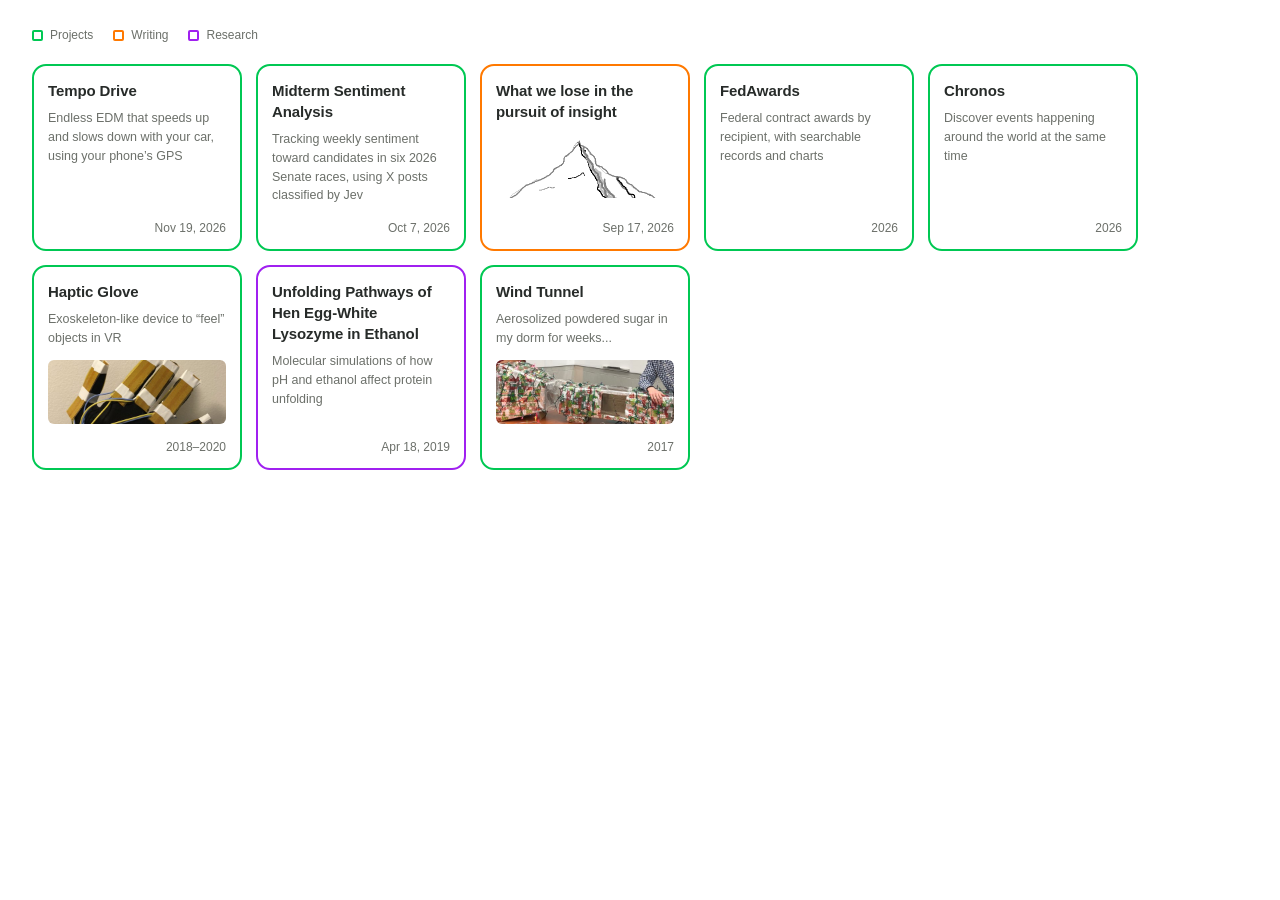
<file: index.html>
<!doctype html>
<html lang="en">
<head>
  <meta charset="utf-8" />
  <meta name="viewport" content="width=device-width, initial-scale=1" />
  <meta name="description" content="Projects, writing, and research." />
  <title>Projects, writing, and research</title>
  <link rel="stylesheet" href="styles.css?v=20261031" />
</head>
<body class="collection-page">
  <a class="skip-link" href="#writings">Skip to content</a>
  <div class="site-shell">
    <h1 class="visually-hidden">Projects, writing, and research</h1>
    <header class="collection-header">
      <ul class="category-key" aria-label="Tile border colors">
        <li class="project-key" id="project-category"><span aria-hidden="true"></span>Projects</li>
        <li class="writing-key" id="writing-category"><span aria-hidden="true"></span>Writing</li>
        <li class="research-key" id="research-category"><span aria-hidden="true"></span>Research</li>
      </ul>
    </header>
    <main id="writings" aria-label="Projects, writing, and research">
      <ul class="article-grid">
        <li id="projects">
          <a class="article-card project-card" aria-describedby="project-category" href="/projects/tempo-drive/">
            <div class="card-content">
              <h2>Tempo Drive</h2>
              <p>Endless EDM that speeds up and slows down with your car, using your phone&rsquo;s GPS</p>
            </div>
            <div class="card-meta"><time datetime="2026-11-19">Nov 19, 2026</time></div>
          </a>
        </li>
        <li>
          <a class="article-card project-card" aria-describedby="project-category" href="/projects/midterm-sentiment/">
            <div class="card-content">
              <h2>Midterm Sentiment Analysis</h2>
              <p>Tracking weekly sentiment toward candidates in six 2026 Senate races, using X posts classified by Jev</p>
            </div>
            <div class="card-meta"><time datetime="2026-10-07">Oct 7, 2026</time></div>
          </a>
        </li>
        <li id="writing">
          <a class="article-card writing-card" aria-describedby="writing-category" href="what-we-lose-in-the-pursuit-of-insight.html">
            <div class="card-content"><h2>What we lose in the pursuit of insight</h2></div>
            <img src="assets/mountain-sketch.png" width="1254" height="642" alt="" />
            <div class="card-meta"><time datetime="2026-09-17">Sep 17, 2026</time></div>
          </a>
        </li>
        <li>
          <a class="article-card project-card" aria-describedby="project-category" href="/projects/fedawards/">
            <div class="card-content">
              <h2>FedAwards</h2>
              <p>Federal contract awards by recipient, with searchable records and charts</p>
            </div>
            <div class="card-meta"><time datetime="2026-07-09">2026</time></div>
          </a>
        </li>
        <li>
          <a class="article-card project-card" aria-describedby="project-category" href="/projects/chronos/">
            <div class="card-content">
              <h2>Chronos</h2>
              <p>Discover events happening around the world at the same time</p>
            </div>
            <div class="card-meta"><time datetime="2026-06-17">2026</time></div>
          </a>
        </li>
        <li>
          <a class="article-card project-card" aria-describedby="project-category" href="/projects/haptic-glove/">
            <div class="card-content">
              <h2>Haptic Glove</h2>
              <p>Exoskeleton-like device to &ldquo;feel&rdquo; objects in VR</p>
            </div>
            <img src="assets/haptic-glove-tile.jpg" width="546" height="192" alt="" />
            <div class="card-meta"><time datetime="2020">2018–2020</time></div>
          </a>
        </li>
        <li id="research">
          <a class="article-card research-card" aria-describedby="research-category" href="https://doi.org/10.1021/acs.jpcb.9b01694" rel="external">
            <div class="card-content">
              <h2>Unfolding Pathways of Hen Egg-White Lysozyme in Ethanol</h2>
              <p>Molecular simulations of how pH and ethanol affect protein unfolding</p>
            </div>
            <div class="card-meta"><time datetime="2019-04-18">Apr 18, 2019</time></div>
          </a>
        </li>
        <li>
          <a class="article-card project-card" aria-describedby="project-category" href="/projects/wind-tunnel/">
            <div class="card-content">
              <h2>Wind Tunnel</h2>
              <p>Aerosolized powdered sugar in my dorm for weeks...</p>
            </div>
            <img src="assets/wind-tunnel-tile.jpg" width="546" height="192" alt="" />
            <div class="card-meta"><time datetime="2017-12-02">2017</time></div>
          </a>
        </li>
      </ul>
    </main>
  </div>
</body>
</html>
</file>
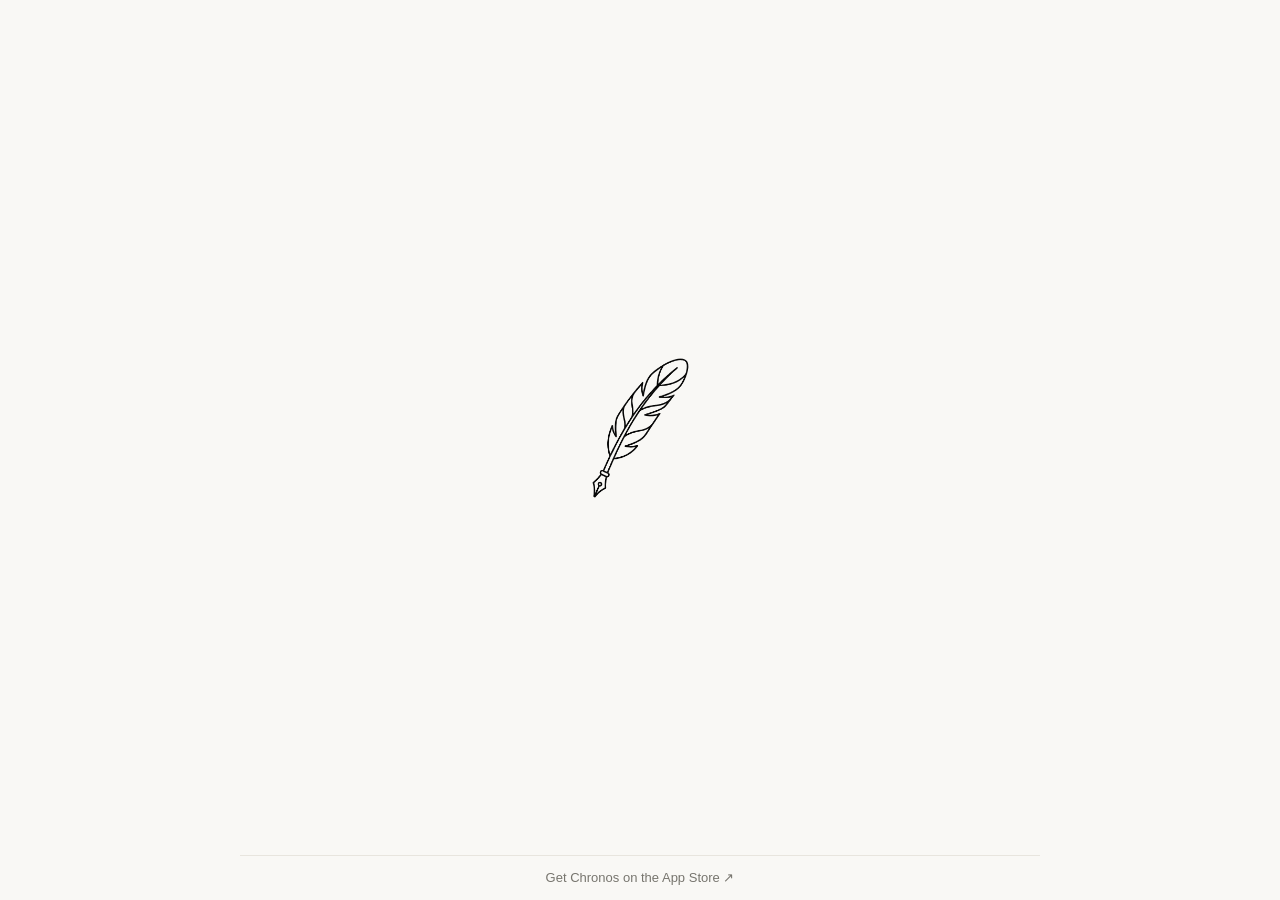
<file: projects/chronos/index.html>
<!DOCTYPE html>
<html lang="en">
  <head>
    <meta charset="utf-8" />
    <meta httpEquiv="X-UA-Compatible" content="IE=edge" />
    <meta name="viewport" content="width=device-width, initial-scale=1, shrink-to-fit=no" />
    <title>Chronos | Nikhil Baddam</title>
    <!-- The `react-native-web` recommended style reset: https://necolas.github.io/react-native-web/docs/setup/#root-element -->
    <style id="expo-reset">
      /* These styles make the body full-height */
      html,
      body {
        height: 100%;
      }
      /* These styles disable body scrolling if you are using <ScrollView> */
      body {
        overflow: hidden;
      }
      /* These styles make the root element full-height */
      #root {
        display: flex;
        height: 100%;
        flex: 1;
      }
    </style>
  <link rel="icon" href="/projects/chronos/favicon.ico" /><meta name="description" content="Discover events happening around the world at the same time. Explore history by year with Chronos." />
</head>

  <body>
    <!-- Use static rendering with Expo Router to support running without JavaScript. -->
    <noscript>
      You need to enable JavaScript to run this app.
    </noscript>
    <!-- The root element for your Expo app. -->
    <div id="root"></div>
  <script src="/projects/chronos/_expo/static/js/web/index-4400d67d48ce56cdb85db4aff6f7a8ca.js" defer></script>
</body>
</html>
</file>
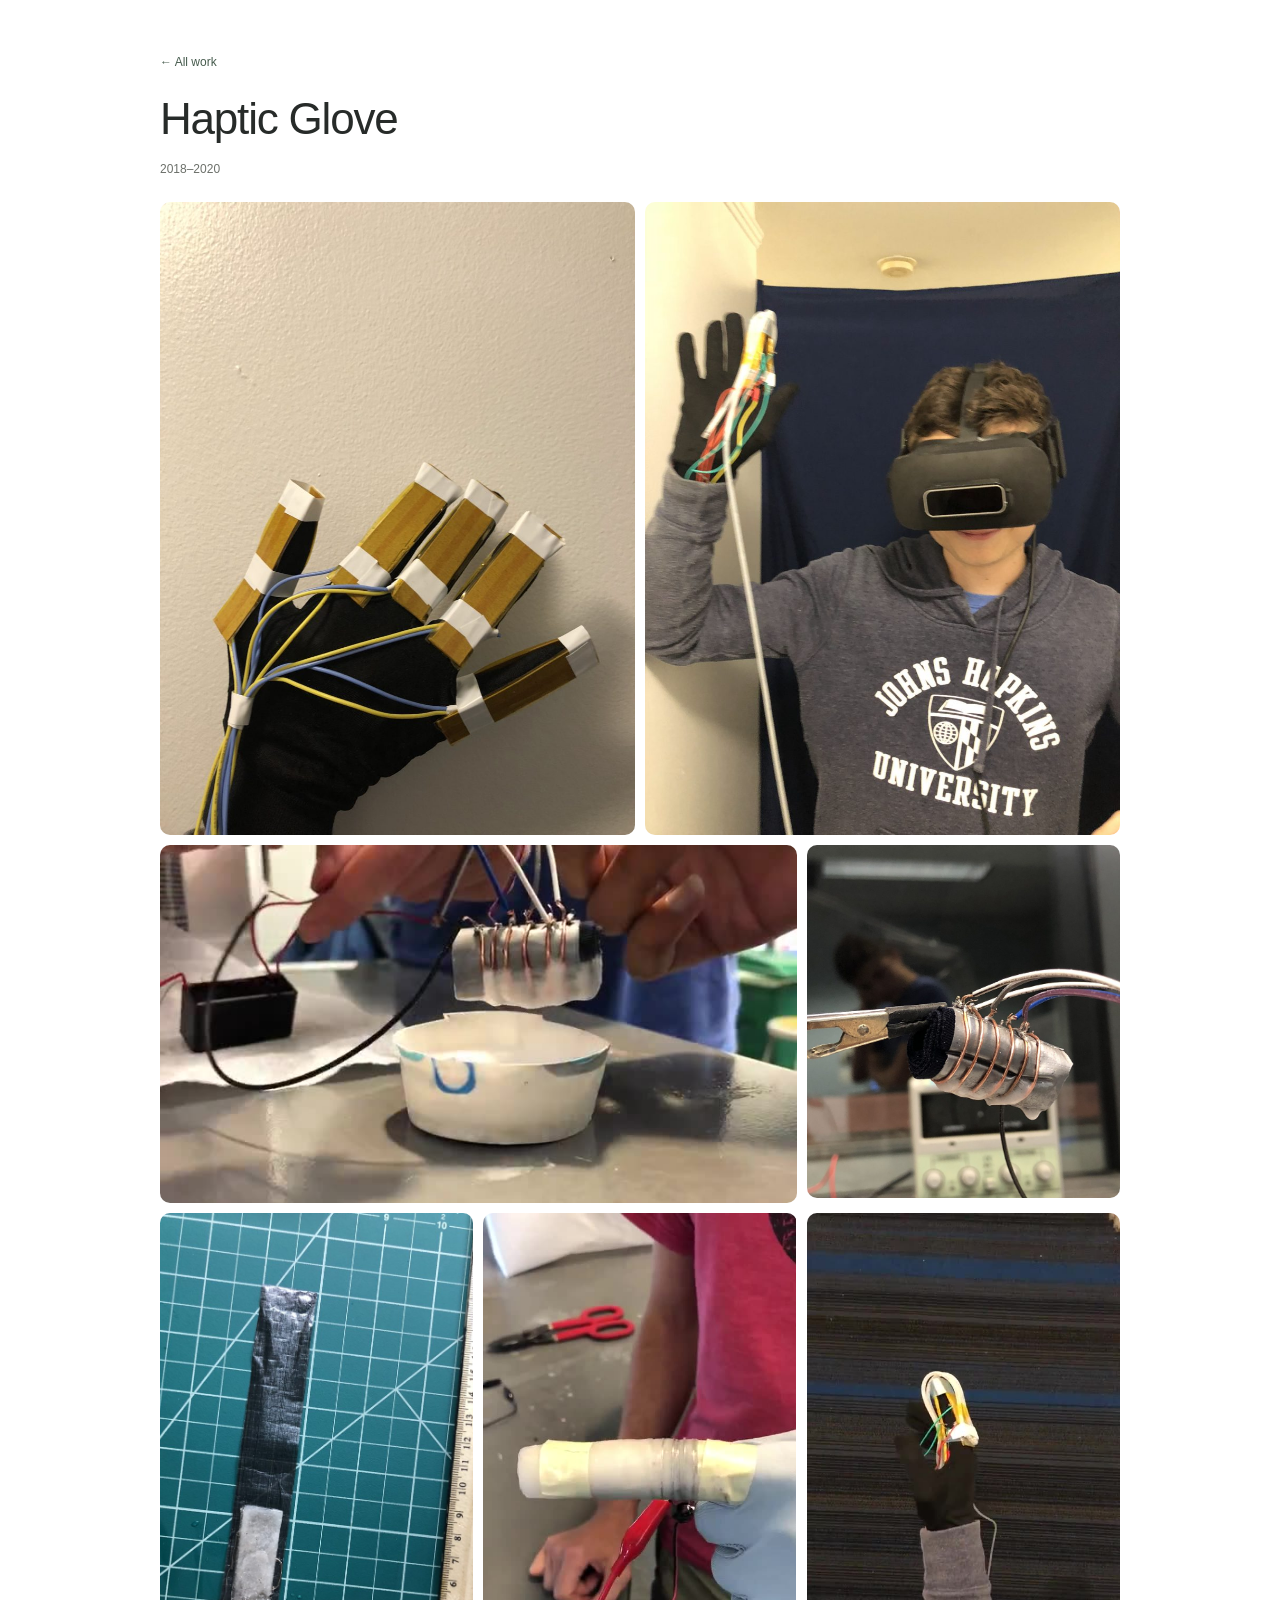
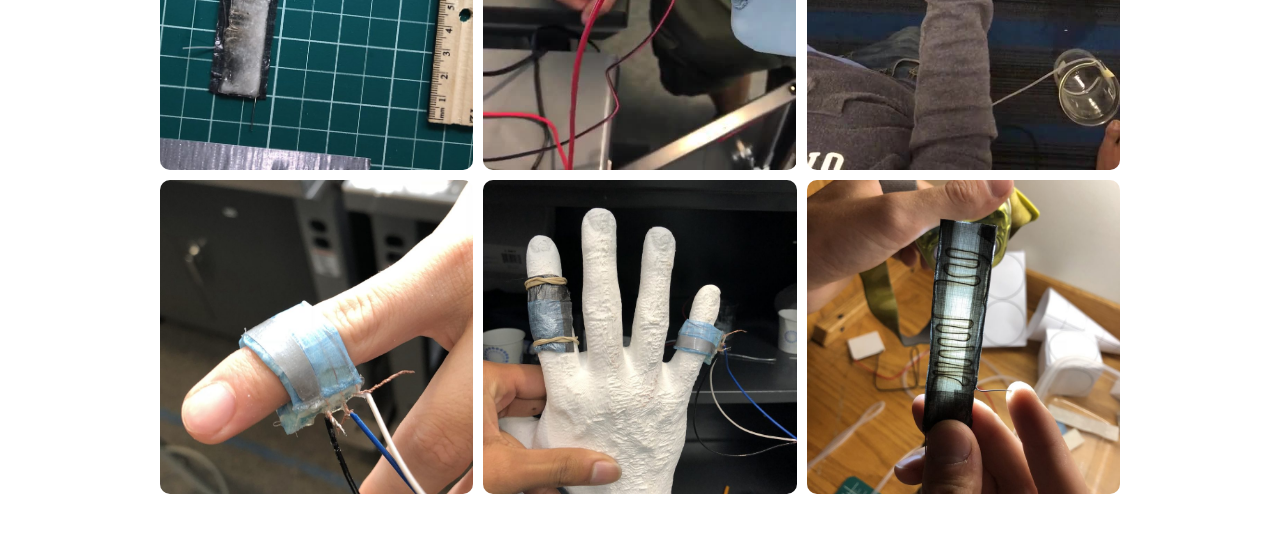
<file: projects/haptic-glove/index.html>
<!doctype html>
<html lang="en">
<head>
  <meta charset="utf-8" />
  <meta name="viewport" content="width=device-width, initial-scale=1" />
  <meta name="description" content="A haptic glove built with magnetorheological, then electrorheological, fluids, 2018–2020." />
  <title>Haptic Glove</title>
  <link rel="stylesheet" href="/styles.css?v=20261031" />
  <style>
    .hg-shell { width: min(100% - 64px, 960px); margin: 0 auto; padding-bottom: 56px; }
    .hg-shell .essay-header { padding-bottom: 24px; }
    .hg-collage { display: grid; grid-template-columns: repeat(6, minmax(0, 1fr)); gap: 10px; margin: 0; padding: 0; }
    .hg-collage figure { position: relative; margin: 0; overflow: hidden; border-radius: 10px; background: #111; }
    .hg-collage img, .hg-collage video { display: block; width: 100%; height: 100%; object-fit: cover; }
    .hg-half { grid-column: span 3; aspect-ratio: 3 / 4; }
    .hg-wide { grid-column: span 4; aspect-ratio: 16 / 9; }
    .hg-side { grid-column: span 2; aspect-ratio: 8 / 9; }
    .hg-portrait { grid-column: span 2; aspect-ratio: 9 / 16; }
    .hg-square { grid-column: span 2; aspect-ratio: 1 / 1; }
    @media (max-width: 600px) {
      .hg-shell { width: calc(100% - 32px); }
      .hg-collage { grid-template-columns: repeat(2, minmax(0, 1fr)); gap: 8px; }
      .hg-half, .hg-side, .hg-portrait, .hg-square { grid-column: span 1; aspect-ratio: 3 / 4; }
      .hg-wide { grid-column: 1 / -1; }
      .hg-collage figure:last-child { grid-column: 1 / -1; aspect-ratio: 4 / 3; }
    }
  </style>
</head>
<body>
  <div class="hg-shell">
    <header class="essay-header">
      <a class="back-link" href="/">← All work</a>
      <h1>Haptic Glove</h1>
      <span class="article-date">2018–2020</span>
    </header>
    <main class="hg-collage">
      <figure class="hg-half">
        <img src="media/glove.jpg" width="900" height="1200" alt="A black glove with a gold electrorheological actuator taped along each finger, wired back to the wrist" />
      </figure>
      <figure class="hg-half">
        <img src="media/vr-test.jpg" width="900" height="1200" alt="Wearing the glove with a VR headset" />
      </figure>
      <figure class="hg-wide">
        <video src="media/coil-test.mp4" poster="media/coil-test.jpg" autoplay muted loop playsinline preload="metadata" aria-label="An early magnetorheological prototype: a wire coil around a tube of fluid, lifted out of a cup"></video>
      </figure>
      <figure class="hg-side">
        <img src="media/coil.jpg" width="900" height="1200" alt="A tube wrapped in a copper wire coil, held in a clamp in front of a bench power supply" loading="lazy" />
      </figure>
      <figure class="hg-portrait">
        <img src="media/strip-on-mat.jpg" width="900" height="1200" alt="A long, flat actuator strip laid next to a ruler on a cutting mat" loading="lazy" />
      </figure>
      <figure class="hg-portrait">
        <video src="media/finger-test.mp4" poster="media/finger-test.jpg" autoplay muted loop playsinline preload="metadata" aria-label="A gloved finger in a taped actuator sleeve, wired to alligator clips, bending"></video>
      </figure>
      <figure class="hg-portrait">
        <video src="media/glove-motion.mp4" poster="media/glove-motion.jpg" autoplay muted loop playsinline preload="metadata" aria-label="A hand in the wired glove opening and closing"></video>
      </figure>
      <figure class="hg-square">
        <img src="media/finger-cuff.jpg" width="900" height="1200" alt="A taped cuff with wire leads on a fingertip" loading="lazy" />
      </figure>
      <figure class="hg-square">
        <img src="media/plaster-hand.jpg" width="900" height="1200" alt="Prototype cuffs on the fingers of a plaster hand" loading="lazy" />
      </figure>
      <figure class="hg-square">
        <img src="media/electrode-strip.jpg" width="900" height="1200" alt="A clear strip with fine wire running through it as an electrode" loading="lazy" />
      </figure>
    </main>
  </div>
</body>
</html>
</file>
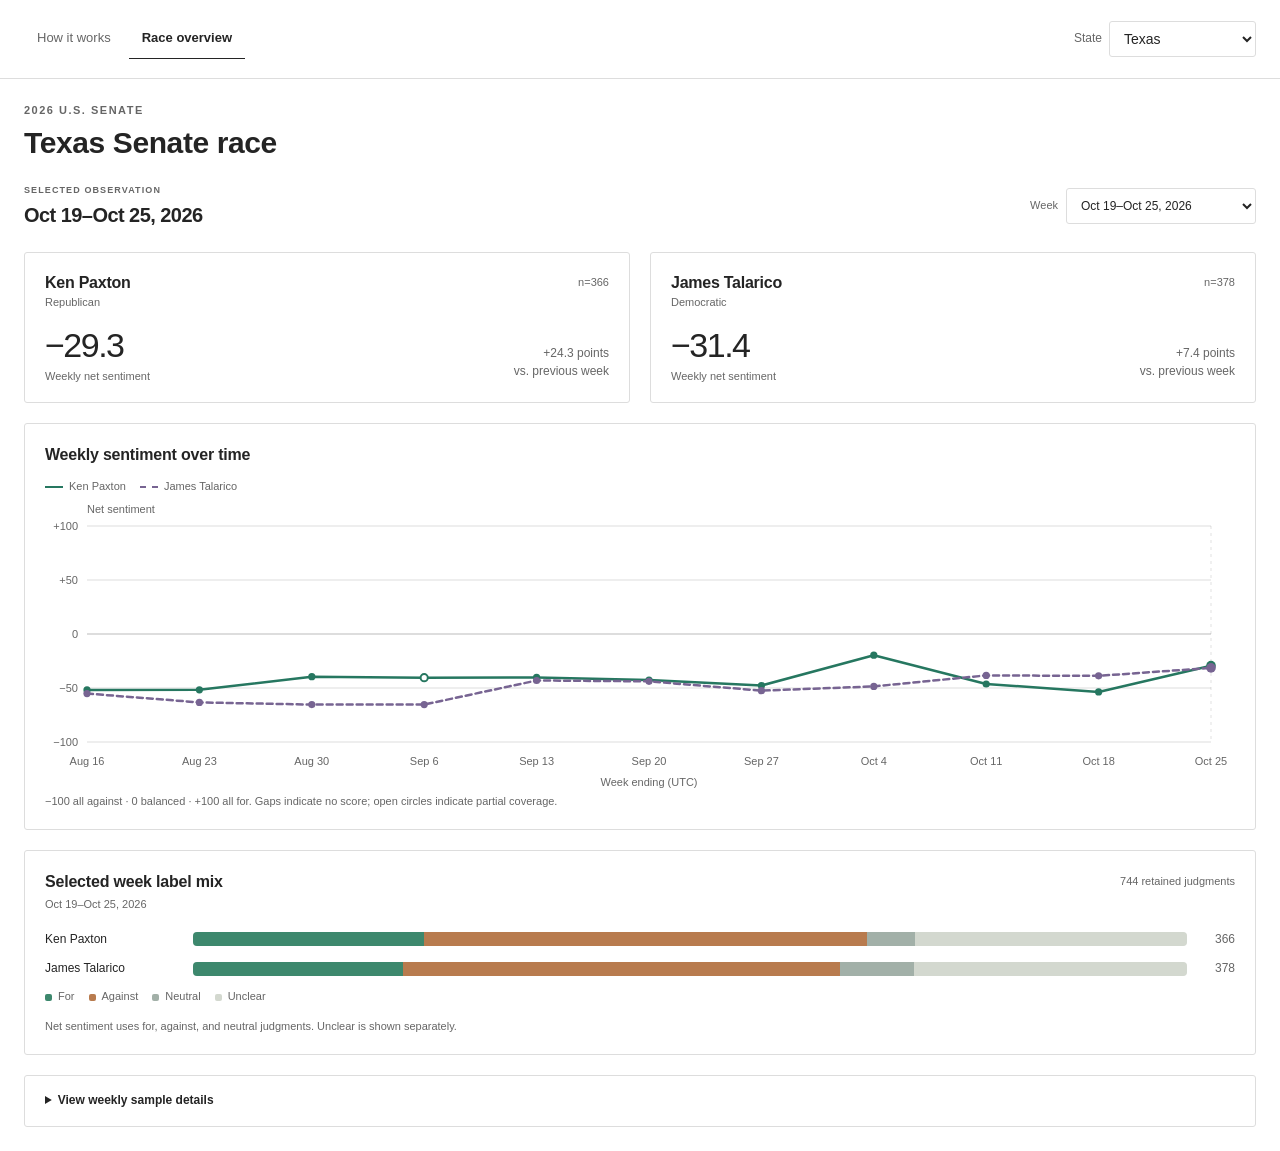
<file: projects/midterm-sentiment/index.html>
<!doctype html>
<html lang="en">
<head>
<base href="/projects/midterm-sentiment/">
<meta charset="utf-8">
<meta name="viewport" content="width=device-width,initial-scale=1">
<meta name="color-scheme" content="light">
<meta name="referrer" content="no-referrer">
<title>Midterm Sentiment Analysis | Nikhil Baddam</title>
<meta name="description" content="Explore weekly candidate-directed sentiment across six 2026 Senate races, with saved X samples classified by Jev.">
<link rel="stylesheet" href="styles.css?v=49018a57e5">
<link rel="stylesheet" href="process.css?v=8d7efb534e">
<script defer src="app.js?v=305485a7f8"></script>
<script defer src="process.js?v=bd7cb309bc"></script>
</head>
<body>
<div id="midterm-sentiment-mockup" data-results-url="./weekly-results.json"><div class="ms-app ms-trend" aria-label="Senate sentiment dashboard"></div></div>
<template id="process-template"><section id="process-workflow" class="pw" aria-labelledby="pw-title">
<header class="pw-heading">
  <h2 id="pw-title">How the sentiment signal is built.</h2>
</header>

<section class="pw-details" aria-label="Detailed sentiment methodology">
  <article class="pw-detail-card pw-detail-wide">
    <header class="pw-detail-card-heading"><span class="pw-detail-number">01—02</span><div><p class="pw-detail-kicker">Collection and filtering</p><h4>Find the right conversation.</h4></div></header>
    <div class="pw-detail-columns">
      <div>
        <div class="pw-query-terms" aria-label="Candidate search terms"><span>Candidate name</span><i>or</i><span>Known aliases</span><i>or</i><span>Official @handle</span></div>
        <p>Ambiguous names can require extra context. A match identifies a candidate mention; it does not establish where the author lives.</p>
      </div>
      <div><p>The weekly read allowance is spread across seven UTC days for each candidate. Within each day, collection follows newest-first pages until the allowance or available results run out.</p><p>Check language, relevance, and timestamps again. Deduplicate candidate/post pairs within each week, with at most three accepted posts per author per candidate per week.</p></div>
    </div>
  </article>

  <article class="pw-detail-card pw-detail-wide">
    <header class="pw-detail-card-heading"><span class="pw-detail-number">03</span><div><p class="pw-detail-kicker">Candidate-directed classification</p><h4>Ask one question about one target.</h4></div><span class="pw-detail-model">Jev 1.14.0</span></header>
    <div class="pw-detail-columns pw-detail-classification">
      <div><blockquote class="pw-detail-question">“What stance does this text express toward the named candidate?”</blockquote><p>Jev receives the text and target, then returns a label, four class probabilities, and confidence. A post mentioning two candidates can produce two judgments.</p><p>Evaluate quotes, sarcasm, and mixed claims in context. Negative tone may defend a candidate. Do not infer the author’s identity, beliefs, or likely vote.</p></div>
      <div class="pw-detail-labels" aria-label="Four classification criteria">
        <div><span class="pw-label-dot pw-dot-for"></span><h5>For</h5><p>Praise, support, approval, or defense.</p></div>
        <div><span class="pw-label-dot pw-dot-against"></span><h5>Against</h5><p>Criticism, opposition, or disapproval.</p></div>
        <div><span class="pw-label-dot pw-dot-neutral"></span><h5>Neutral</h5><p>Information or quotation without endorsing a stance.</p></div>
        <div><span class="pw-label-dot pw-dot-unclear"></span><h5>Unclear</h5><p>Ambiguous target, mixed stance, or missing context.</p></div>
      </div>
    </div>
  </article>

  <article class="pw-detail-card">
    <header class="pw-detail-card-heading"><span class="pw-detail-number">04</span><div><p class="pw-detail-kicker">Confidence and routing</p><h4>Withhold a directional label when uncertain.</h4></div></header>
    <div class="pw-detail-equation"><span>Confidence relationship</span><code>(highest probability − 0.25) ÷ 0.75</code></div>
    <p>The 0.25 baseline reflects four equally likely classes. Jev’s returned confidence is checked against this relationship, allowing for rounding.</p>
    <div class="pw-detail-gate"><div><strong>Below 0.50</strong><span>Final label → unclear</span></div><div><strong>0.50 or above</strong><span>Keep Jev’s chosen label</span></div></div>
    <p class="pw-detail-footnote">The gate uses returned confidence. Text over 1,500 UTF-8 bytes also routes to unclear, without truncation or a Jev request.</p>
  </article>

  <article class="pw-detail-card">
    <header class="pw-detail-card-heading"><span class="pw-detail-number">05</span><div><p class="pw-detail-kicker">Aggregation and display</p><h4>Count judgments, then calculate the balance.</h4></div></header>
    <div class="pw-detail-equation"><span>Net sentiment</span><code>100 × (For − Against) ÷ (For + Against + Neutral)</code></div>
    <p>Sum each week’s label counts before calculating its score. Unclear stays visible beside the score, but is excluded from its denominator. Weekly scores require at least 20 classified judgments.</p>
    <div class="pw-detail-measures"><p><strong>Gaps stay gaps.</strong> Uncollected dates do not become neutral or zero.</p><p><strong>Volume is separate.</strong> Mention counts come from separate X requests; they are not the number scored.</p></div>
    <p class="pw-detail-footnote">The −100 to +100 scale describes sampled text. It is not vote share.</p>
  </article>

</section>

  <div class="pw-section-heading pw-calculator-heading">
    <div><p class="pw-eyebrow">From labels to a score</p><h3>See exactly what goes into the number.</h3></div>
    <span class="pw-illustrative">Editable illustration</span>
  </div>

  <section class="pw-calculator pw-card" aria-labelledby="pw-calculator-title">
    <div class="pw-count-inputs">
      <h4 id="pw-calculator-title">Candidate judgments</h4>
      <p class="pw-helper">Change the counts to see how the score responds.</p>
      <div class="pw-count-grid">
        <label class="pw-count pw-count-for" for="pw-count-for"><span><i class="pw-label-dot pw-dot-for"></i>For</span><input id="pw-count-for" data-pw-count="for" type="number" min="0" max="10000" step="1" value="42" inputmode="numeric"></label>
        <label class="pw-count pw-count-against" for="pw-count-against"><span><i class="pw-label-dot pw-dot-against"></i>Against</span><input id="pw-count-against" data-pw-count="against" type="number" min="0" max="10000" step="1" value="18" inputmode="numeric"></label>
        <label class="pw-count pw-count-neutral" for="pw-count-neutral"><span><i class="pw-label-dot pw-dot-neutral"></i>Neutral</span><input id="pw-count-neutral" data-pw-count="neutral" type="number" min="0" max="10000" step="1" value="20" inputmode="numeric"></label>
        <label class="pw-count pw-count-unclear" for="pw-count-unclear"><span><i class="pw-label-dot pw-dot-unclear"></i>Unclear</span><input id="pw-count-unclear" data-pw-count="unclear" type="number" min="0" max="10000" step="1" value="20" inputmode="numeric"></label>
      </div>
      <div class="pw-stack" role="img" aria-label="100 judgments: 42 for, 18 against, 20 neutral, 20 unclear" data-pw-stack><i data-pw-stack-segment="for"></i><i data-pw-stack-segment="against"></i><i data-pw-stack-segment="neutral"></i><i data-pw-stack-segment="unclear"></i></div>
      <div class="pw-count-summary"><span><strong data-pw-total>100</strong> total judgments</span><span><strong data-pw-unclear>20</strong> unclear, excluded from score</span></div>
      <p class="pw-input-hint">Whole numbers from 0 to 10,000 per label.</p>
    </div>
    <div class="pw-score-output" aria-live="polite" aria-atomic="true">
      <div class="pw-score-topline"><span class="pw-small-label">Net sentiment</span><span class="pw-sample-badge"><strong data-pw-classified>80</strong> classified</span></div>
      <div class="pw-score-value" data-pw-score>+30</div>
      <p class="pw-score-description" data-pw-score-description>More supportive than critical judgments in this sample.</p>
      <div class="pw-net-gauge" role="img" aria-label="Net sentiment +30 on a scale from minus 100 to plus 100" data-pw-gauge><div class="pw-gauge-track"><i class="pw-gauge-zero"></i><span data-pw-gauge-marker></span></div><div class="pw-gauge-labels"><span>−100<br><small>All against</small></span><span>0<br><small>Balanced</small></span><span>+100<br><small>All for</small></span></div></div>
      <div class="pw-formula"><span>100 ×</span><span class="pw-fraction"><span>For − Against</span><span>For + Against + Neutral</span></span><strong data-pw-worked-formula>= +30</strong></div>
      <p class="pw-worked-counts" data-pw-worked-counts>100 × (42 − 18) ÷ (42 + 18 + 20) = +30</p>
      <p class="pw-score-note" data-pw-score-note>Unclear judgments stay visible, but do not enter the denominator. This is net sentiment, not vote share.</p>
    </div>
  </section>

</section>
</template>
<noscript>This dashboard needs JavaScript to show charts and the methodology illustration.</noscript>
</body>
</html>
</file>
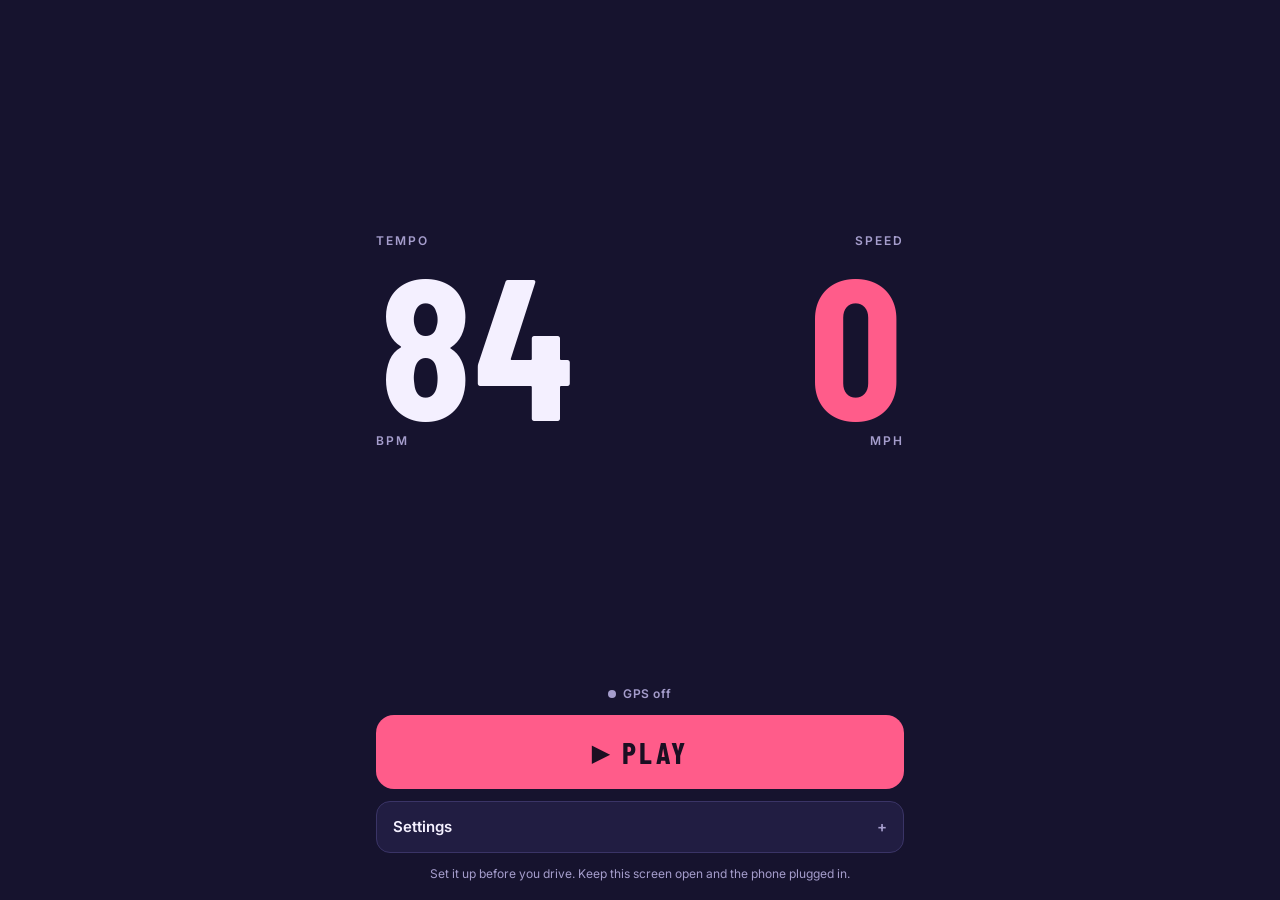
<file: projects/tempo-drive/index.html>
<!doctype html>
<html lang="en">
<head>
<meta charset="utf-8">
<meta name="viewport" content="width=device-width,initial-scale=1,viewport-fit=cover">
<meta name="apple-mobile-web-app-capable" content="yes">
<meta name="mobile-web-app-capable" content="yes">
<meta name="apple-mobile-web-app-status-bar-style" content="black-translucent">
<meta name="apple-mobile-web-app-title" content="Tempo Drive">
<meta name="theme-color" content="#16132e">
<title>Tempo Drive</title>
<link rel="preconnect" href="https://fonts.googleapis.com">
<link rel="preconnect" href="https://fonts.gstatic.com" crossorigin>
<link rel="stylesheet" href="https://fonts.googleapis.com/css2?family=Barlow+Condensed:wght@500;700&family=Inter:wght@400;500;600&display=swap">
<style>
/* One-screen dashboard: tempo on the left, speed on the right, big Play control docked low
   where a thumb reaches it. Single dark look for night driving. */
:root{
  --bg:#16132e; --panel:#211d42; --line:#3a3466; --fg:#f4f0ff; --muted:#a59dcc;
  --accent:#ff5c8a; --accent-2:#ffd166; --ok:#5fe0a8; --warn:#ffb347;
  --display:"Barlow Condensed","Arial Narrow","Helvetica Neue",system-ui,sans-serif;
  --body:Inter,system-ui,-apple-system,"Segoe UI",sans-serif;
  color-scheme:dark;
}
*{box-sizing:border-box}
html,body{height:100%}
body{margin:0;background:var(--bg);color:var(--fg);font:15px/1.45 var(--body);
  -webkit-font-smoothing:antialiased;-webkit-tap-highlight-color:transparent}
.app{min-height:100%;display:flex;flex-direction:column;gap:18px;max-width:560px;margin:0 auto;
  padding-top:max(14px,env(safe-area-inset-top,0px));padding-bottom:max(18px,env(safe-area-inset-bottom,0px));
  padding-left:max(16px,env(safe-area-inset-left,0px));padding-right:max(16px,env(safe-area-inset-right,0px))}
.dash{flex:1;display:grid;grid-template-columns:1fr 1fr;align-items:center;gap:12px;min-height:0}
.stat{display:flex;flex-direction:column;align-items:flex-start;gap:6px;min-width:0}
.stat.right{align-items:flex-end;text-align:right}
.label,.unit{font-size:12px;font-weight:600;letter-spacing:.16em;text-transform:uppercase;color:var(--muted)}
.big{font:700 clamp(84px,27vw,200px)/.85 var(--display);font-variant-numeric:tabular-nums;letter-spacing:-.01em}
.stat.right .big{color:var(--accent)}
.chip{align-self:center;font-size:12px;font-weight:600;letter-spacing:.04em;color:var(--muted);
  display:inline-flex;align-items:center;gap:7px;white-space:nowrap}
.chip i{width:8px;height:8px;border-radius:50%;background:var(--muted);flex:none}
.chip.ok i{background:var(--ok)} .chip.warn i{background:var(--warn)} .chip.test i{background:var(--accent-2)}

.controls{display:flex;flex-direction:column;gap:12px}
.go{appearance:none;border:0;border-radius:18px;padding:22px;font:700 30px/1 var(--display);letter-spacing:.1em;
  text-transform:uppercase;background:var(--accent);color:#1b0f22;cursor:pointer;display:flex;align-items:center;justify-content:center;gap:12px}
.go .ico{font-size:24px;letter-spacing:0}
.go.stop{background:var(--panel);color:var(--fg);border:2px solid var(--accent)}
.go:focus-visible,button:focus-visible,input:focus-visible,select:focus-visible,summary:focus-visible{outline:3px solid var(--accent-2);outline-offset:2px}
.msg{font-size:13px;color:var(--warn)}

details{background:var(--panel);border:1px solid var(--line);border-radius:14px}
summary{cursor:pointer;padding:14px 16px;font-weight:600;list-style:none;display:flex;justify-content:space-between}
summary::-webkit-details-marker{display:none}
summary::after{content:"+";color:var(--muted)} details[open] summary::after{content:"–"}
.settings{display:grid;gap:14px;padding:0 16px 16px}
.row{display:grid;grid-template-columns:1fr auto;align-items:center;gap:10px}
.row label{color:var(--muted);font-size:14px}
.row input[type=number],.row select{width:104px;padding:9px 10px;border-radius:9px;border:1px solid var(--line);background:var(--bg);color:var(--fg);font:500 15px var(--body);font-variant-numeric:tabular-nums}
.test{display:grid;gap:8px;padding:12px;border-radius:10px;background:var(--bg)}
.test input[type=range]{width:100%;accent-color:var(--accent)}
.check{display:flex;align-items:center;gap:10px;color:var(--fg);font-size:14px}
.check input{width:20px;height:20px;accent-color:var(--accent)}
.foot{font-size:12px;color:var(--muted);text-align:center}
</style>
</head>
<body>
<div class="app">
  <main class="dash">
    <div class="stat">
      <div class="label">Tempo</div>
      <div class="big" id="bpm">84</div>
      <div class="unit">BPM</div>
    </div>
    <div class="stat right">
      <div class="label">Speed</div>
      <div class="big" id="mph">0</div>
      <div class="unit">MPH</div>
    </div>
  </main>

  <section class="controls">
    <div class="chip" id="chip"><i></i><span id="chipText">GPS off</span></div>
    <div class="msg" id="msg" hidden></div>
    <button class="go" id="go"><span class="ico" aria-hidden="true">▶</span> <span id="goText">Play</span></button>

    <details>
      <summary>Settings</summary>
      <div class="settings">
        <div class="row"><label for="minBpm">Tempo when stopped (BPM)</label><input id="minBpm" type="number" min="50" max="200" step="1"></div>
        <div class="row"><label for="maxBpm">Tempo at top speed (BPM)</label><input id="maxBpm" type="number" min="60" max="220" step="1"></div>
        <div class="row"><label for="topMph">Top speed (mph)</label><input id="topMph" type="number" min="10" max="120" step="1"></div>
        <div class="row"><label for="response">Tempo response</label>
          <select id="response"><option value="gentle">Gentle</option><option value="normal">Normal</option><option value="quick">Quick</option></select></div>
        <div class="row"><label for="energy">Speed changes energy</label>
          <select id="energy"><option value="on">On</option><option value="off">Off</option></select></div>

        <div class="test">
          <label class="check"><input type="checkbox" id="testMode"> Test without driving</label>
          <div id="simWrap" hidden>
            <input type="range" id="sim" min="0" max="90" step="1" value="0" aria-label="Simulated speed in mph">
            <div class="ends"><span>0 mph</span><span id="simVal">0 mph</span><span>90 mph</span></div>
          </div>
        </div>

      </div>
    </details>
    <div class="foot">Set it up before you drive. Keep this screen open and the phone plugged in.</div>
  </section>
</div>

<script>
(() => {
'use strict';
const $ = s => document.querySelector(s);
const clamp = (x, a, b) => Math.min(b, Math.max(a, x));

/* ---------- settings ---------- */
const DEF = {minBpm:84, maxBpm:145, topMph:75, response:'normal', energy:'on'};
const KEY = 'td-settings-v2';
const S = Object.assign({}, DEF);
try { Object.assign(S, JSON.parse(localStorage.getItem(KEY) || '{}')); } catch (e) {}
const save = () => { try { localStorage.setItem(KEY, JSON.stringify(S)); } catch (e) {} };
const TAU = {gentle:6, normal:3, quick:1.2};

const st = {playing:false, rawMph:0, smoothMph:0, bpm:S.minBpm, energy:0,
  test:false, simMph:0, gps:'off', acc:null, lastFix:0};

/* ---------- audio core ----------
   everything below ends in a track fader (for fading between tracks) before the master
   drums ─────────────────────────────────────────────┐
   pads, chords, bass → musicIn → filter → pump (sidechain) → out → compressor → speakers
   lead and plucks ────────────────────────────────────┘ (with reverb and tempo-synced delay sends) */
let ctx = null, out = null, noiseBuf = null, revIn = null, dlyIn = null, delay = null;
let musicIn = null, sweep = null, pump = null, fader = null;
function impulse(sec, decay) {
  const len = Math.floor(ctx.sampleRate * sec), b = ctx.createBuffer(2, len, ctx.sampleRate);
  for (let c = 0; c < 2; c++) { const d = b.getChannelData(c); for (let i = 0; i < len; i++) d[i] = (Math.random() * 2 - 1) * Math.pow(1 - i / len, decay); }
  return b;
}
function ensureCtx() {
  if (!ctx) {
    try { if (navigator.audioSession) navigator.audioSession.type = 'playback'; } catch (e) {} // play even with the silent switch on
    ctx = new (window.AudioContext || window.webkitAudioContext)();
    const comp = ctx.createDynamicsCompressor();
    comp.threshold.value = -14; comp.ratio.value = 4; comp.attack.value = 0.005; comp.release.value = 0.15;
    const master = ctx.createGain(); master.gain.value = 0.8;
    master.connect(comp); comp.connect(ctx.destination);
    fader = ctx.createGain(); fader.connect(master);
    out = ctx.createGain(); out.connect(fader);
    noiseBuf = ctx.createBuffer(1, ctx.sampleRate * 2, ctx.sampleRate);
    const d = noiseBuf.getChannelData(0); for (let i = 0; i < d.length; i++) d[i] = Math.random() * 2 - 1;
    const conv = ctx.createConvolver(); conv.buffer = impulse(2.8, 3);
    revIn = ctx.createGain(); const revOut = ctx.createGain(); revOut.gain.value = 0.4;
    revIn.connect(conv); conv.connect(revOut); revOut.connect(fader);
    dlyIn = ctx.createGain(); delay = ctx.createDelay(2); delay.delayTime.value = 0.375;
    const fb = ctx.createGain(); fb.gain.value = 0.3;
    const dlp = ctx.createBiquadFilter(); dlp.type = 'lowpass'; dlp.frequency.value = 3500;
    const dOut = ctx.createGain(); dOut.gain.value = 0.25;
    dlyIn.connect(delay); delay.connect(dlp); dlp.connect(fb); fb.connect(delay); dlp.connect(dOut); dOut.connect(fader);
    musicIn = ctx.createGain();
    sweep = ctx.createBiquadFilter(); sweep.type = 'lowpass'; sweep.Q.value = 0.7; sweep.frequency.value = 3000;
    pump = ctx.createGain();
    musicIn.connect(sweep); sweep.connect(pump); pump.connect(out);
    const busRev = ctx.createGain(); busRev.gain.value = 0.2; pump.connect(busRev); busRev.connect(revIn);
  }
  if (ctx.state !== 'running') ctx.resume();
}
function sendTo(node, rev, dly, dest) {
  node.connect(dest || out);
  if (rev) { const g = ctx.createGain(); g.gain.value = rev; node.connect(g); g.connect(revIn); }
  if (dly) { const g = ctx.createGain(); g.gain.value = dly; node.connect(g); g.connect(dlyIn); }
}

/* ---------- instruments ---------- */
const mtof = m => 440 * Math.pow(2, (m - 69) / 12);
function note(t, m, dur, p, velo, dest) {
  const v = p.vol * (velo || 1), a = p.a || 0.005, d = p.d || 0.15, s = p.s == null ? 0.7 : p.s, r = p.r || 0.1;
  const end = t + Math.max(dur, a);
  const f = ctx.createBiquadFilter(); f.type = 'lowpass'; f.Q.value = p.q || 0.7;
  if (p.fenv) { f.frequency.setValueAtTime(p.cut * p.fenv, t); f.frequency.setTargetAtTime(p.cut, t, p.fdec || 0.08); }
  else f.frequency.value = p.cut;
  const amp = ctx.createGain();
  amp.gain.setValueAtTime(0, t); amp.gain.linearRampToValueAtTime(v, t + a);
  amp.gain.setTargetAtTime(v * s, t + a, d / 3); amp.gain.setTargetAtTime(0, end, r / 3);
  p.waves.forEach(([type, det, oct]) => {
    const o = ctx.createOscillator(); o.type = type;
    o.frequency.value = mtof(m + 12 * (oct || 0)); o.detune.value = det || 0;
    o.connect(f); o.start(t); o.stop(end + r * 2 + 0.05);
  });
  f.connect(amp);
  if (dest) amp.connect(dest); else sendTo(amp, p.rev, p.dly);
}
// supersaws: three detuned saws per note, the standard EDM chord and lead sound
const P = {
  pad:   {waves:[['sawtooth',-14],['sawtooth',0],['sawtooth',14]], cut:2600, a:0.12, d:0.8, s:0.85, r:0.4, vol:0.026},
  saws:  {waves:[['sawtooth',-15],['sawtooth',0],['sawtooth',15]], cut:6000, fenv:1.2, fdec:0.1, a:0.005, d:0.4, s:0.75, r:0.15, vol:0.028},
  lead:  {waves:[['sawtooth',-12],['sawtooth',0],['sawtooth',12],['square',0,-1]], cut:5000, fenv:1.4, fdec:0.08, a:0.005, d:0.2, s:0.75, r:0.1, vol:0.045, rev:0.25, dly:0.22},
  pluck: {waves:[['sawtooth',-8],['sawtooth',8],['triangle',0,1]], cut:3200, fenv:2, fdec:0.06, a:0.002, d:0.22, s:0, r:0.15, vol:0.055, rev:0.35, dly:0.28},
  arp:   {waves:[['sawtooth',-6],['sawtooth',6]], cut:2600, fenv:1.8, fdec:0.04, a:0.002, d:0.12, s:0, r:0.08, vol:0.03, rev:0.25, dly:0.25},
  piano: {waves:[['triangle',0],['sine',0,1],['sawtooth',4]], cut:3000, fenv:1.5, fdec:0.15, a:0.002, d:0.6, s:0.12, r:0.3, vol:0.045},
  mute:  {waves:[['sine',0],['triangle',0,1]], cut:2200, fenv:2, fdec:0.03, a:0.002, d:0.09, s:0, r:0.06, vol:0.06},
  flute: {waves:[['sine',0],['triangle',3,1],['sine',-5]], cut:4000, a:0.03, d:0.3, s:0.8, r:0.15, vol:0.07, rev:0.35, dly:0.3},
  square:{waves:[['square',-6],['square',6]], cut:3500, fenv:1.3, fdec:0.06, a:0.004, d:0.15, s:0.6, r:0.08, vol:0.04, rev:0.2, dly:0.25},
  bass:  {waves:[['sawtooth',0],['sine',0,-1]], cut:450, fenv:1.8, fdec:0.05, q:1.2, a:0.004, d:0.15, s:0.7, r:0.05, vol:0.24},
};
function kick(t) {
  const o = ctx.createOscillator(), g = ctx.createGain();
  o.frequency.setValueAtTime(160, t); o.frequency.setTargetAtTime(48, t, 0.028);
  g.gain.setValueAtTime(1, t); g.gain.setTargetAtTime(0, t + 0.04, 0.09);
  o.connect(g); g.connect(out); o.start(t); o.stop(t + 0.6);
  noiseHit(t, 'highpass', 3500, 0.7, 0.05, 0.008, 0);
}
function boom(t) { // drop impact
  const o = ctx.createOscillator(), g = ctx.createGain();
  o.frequency.setValueAtTime(90, t); o.frequency.setTargetAtTime(35, t, 0.2);
  g.gain.setValueAtTime(0.7, t); g.gain.setTargetAtTime(0, t + 0.1, 0.5);
  o.connect(g); sendTo(g, 0.3, 0); o.start(t); o.stop(t + 2.5);
}
function noiseHit(t, type, freq, q, v, dec, rev) {
  const s = ctx.createBufferSource(); s.buffer = noiseBuf;
  const f = ctx.createBiquadFilter(); f.type = type; f.frequency.value = freq; f.Q.value = q;
  const g = ctx.createGain(); g.gain.setValueAtTime(v, t); g.gain.setTargetAtTime(0, t, dec / 3);
  s.connect(f); f.connect(g); sendTo(g, rev, 0);
  s.start(t, Math.random() * 1.5); s.stop(t + dec * 2 + 0.05);
}
function snare(t, v) {
  noiseHit(t, 'highpass', 1500, 0.7, 0.34 * v, 0.13, 0.25);
  const o = ctx.createOscillator(), g = ctx.createGain(); o.type = 'triangle';
  o.frequency.setValueAtTime(220, t); o.frequency.setTargetAtTime(170, t, 0.03);
  g.gain.setValueAtTime(0.22 * v, t); g.gain.setTargetAtTime(0, t, 0.03);
  o.connect(g); g.connect(out); o.start(t); o.stop(t + 0.2);
}
function clap(t) { [0, 0.01, 0.021].forEach((o, i) => noiseHit(t + o, 'bandpass', 1300, 1, 0.28, i === 2 ? 0.16 : 0.02, 0.3)); }
const hat = (t, open, v) => noiseHit(t, 'highpass', 9000, 0.7, (open ? 0.11 : 0.06) * (v || 1), open ? 0.16 : 0.03, 0);
const shaker = (t, v) => noiseHit(t, 'bandpass', 7000, 1.5, 0.04 * (v || 1), 0.05, 0);
const crash = t => noiseHit(t, 'highpass', 5000, 0.5, 0.1, 1.8, 0.35);
function riser(t, len) {
  const s = ctx.createBufferSource(); s.buffer = noiseBuf; s.loop = true;
  const f = ctx.createBiquadFilter(); f.type = 'bandpass'; f.Q.value = 1.5;
  f.frequency.setValueAtTime(400, t); f.frequency.exponentialRampToValueAtTime(9000, t + len);
  const g = ctx.createGain(); g.gain.setValueAtTime(0.0001, t); g.gain.exponentialRampToValueAtTime(0.09, t + len); g.gain.linearRampToValueAtTime(0, t + len + 0.03);
  s.connect(f); f.connect(g); sendTo(g, 0.3, 0); s.start(t); s.stop(t + len + 0.1);
}
function duck(t, spb, depth) { // sidechain pump on the music bus
  pump.gain.setValueAtTime(1 - depth, t);
  pump.gain.setTargetAtTime(1, t + 0.01, spb * 0.8);
}

/* ---------- the endless mix: a new track every few minutes ---------- */
const pick = arr => arr[Math.floor(Math.random() * arr.length)];
const MINOR = [0,2,3,5,7,8,10];
// four-chord loops in a minor key: [semitones above the key, minor or major triad]
const PROGS = [
  [[0,'m'],[8,'M'],[3,'M'],[10,'M']],
  [[8,'M'],[10,'M'],[0,'m'],[0,'m']],
  [[0,'m'],[10,'M'],[8,'M'],[10,'M']],
  [[5,'m'],[8,'M'],[0,'m'],[10,'M']],
  [[8,'M'],[3,'M'],[10,'M'],[0,'m']],
  [[0,'m'],[5,'m'],[8,'M'],[7,'M']],
  [[3,'M'],[10,'M'],[0,'m'],[8,'M']],
];
const RHY = [ // hook rhythms, [step, length] in 16ths over two bars
  [[0,3],[3,3],[6,2],[8,4],[14,2],[16,3],[19,3],[22,2],[24,6]],
  [[0,2],[2,2],[4,4],[10,2],[12,4],[16,2],[18,2],[20,6],[28,2],[30,2]],
  [[0,3],[3,3],[6,3],[9,3],[12,4],[16,3],[19,3],[22,3],[25,3],[28,4]],
  [[0,2],[3,2],[6,2],[8,2],[10,4],[16,2],[19,2],[22,2],[24,8]],
  [[2,2],[4,2],[6,2],[8,6],[18,2],[20,2],[22,2],[24,4],[28,4]],
  [[0,4],[4,2],[6,2],[8,4],[12,4],[16,4],[20,2],[22,2],[24,8]],
];
// each track picks one of these productions
const STYLES = {
  bigroom:  {chord:'saws',  pat:'sustain',  lead:'lead',   soft:'pluck', bass:'offbeat', arp:'groove', hit:'clap',  pump:0.75},
  piano:    {chord:'piano', pat:'stabs',    lead:'pluck',  soft:'piano', bass:'octaves', arp:null,     hit:'clap',  pump:0.45, shaker:true},
  tropical: {chord:'mute',  pat:'tropical', lead:'flute',  soft:'flute', bass:'dotted',  arp:null,     hit:'snare', pump:0.55, shaker:true},
  trance:   {chord:'pad',   pat:'sustain',  lead:'lead',   soft:'pluck', bass:'rolling', arp:'always', hit:'clap',  pump:0.55, hats16:true},
  electro:  {chord:'saws',  pat:'offbeat',  lead:'square', soft:'square',bass:'offbeat', arp:'drop',   hit:'clap',  pump:0.7},
};
const CHORD_PATS = {stabs:[[0,2],[3,2],[6,2],[10,2],[12,3]], tropical:[[0,1],[3,1],[6,1],[8,1],[11,1],[14,1]], offbeat:[[2,1],[6,1],[10,1],[14,1]]};
const triad = (key, [off, q]) => { const r = (key + off) % 12; return {root:r, pcs:(q === 'm' ? [0,3,7] : [0,4,7]).map(i => (r + i) % 12)}; };
const voice = (pcs, lo) => pcs.map(pc => lo + ((pc - lo) % 12 + 12) % 12).sort((a, b) => a - b);
function makeMelody(key, chords, lo, hi) { // four-bar hook: chord tones on the beat, stepwise in between
  const scale = []; for (let m = lo; m <= hi; m++) if (MINOR.includes(((m - key) % 12 + 12) % 12)) scale.push(m);
  const a = pick(RHY), b = Math.random() < 0.65 ? a : pick(RHY);
  const pattern = a.concat(b.map(([s, l]) => [s + 32, l]));
  let prev = scale[Math.floor(scale.length / 2)];
  const mel = new Map();
  pattern.forEach(([s, l], i) => {
    const ch = chords[Math.floor(s / 16)];
    let cand = (s % 4 === 0 || i === 0)
      ? scale.filter(m => ch.pcs.includes(m % 12) && Math.abs(m - prev) <= 7)
      : scale.filter(m => Math.abs(m - prev) <= 3 && m !== prev);
    if (!cand.length) cand = scale.filter(m => ch.pcs.includes(m % 12));
    cand.sort((x, y) => (Math.abs(x - prev) + Math.random() * 3) - (Math.abs(y - prev) + Math.random() * 3));
    prev = cand[0]; mel.set(s, {m:prev, l});
  });
  return mel;
}
let styleBag = [];
function makeTrack(prev) {
  if (!styleBag.length) styleBag = Object.keys(STYLES).sort(() => Math.random() - 0.5);
  if (prev && styleBag[0] === prev.styleName) styleBag.push(styleBag.shift());
  const styleName = styleBag.shift(), style = STYLES[styleName];
  const key = pick([0,2,4,5,7,9,10].filter(k => !prev || k !== prev.key));
  const progA = pick(PROGS), progB = Math.random() < 0.5 ? progA : pick(PROGS.filter(p => p !== progA));
  const chA = progA.map(c => triad(key, c)), chB = progB.map(c => triad(key, c));
  const [lo, hi] = style.lead === 'flute' || style.soft === 'piano' ? [69, 84] : [67, 82];
  const melA = makeMelody(key, chA, lo, hi), melB = progB === progA && Math.random() < 0.5 ? melA : makeMelody(key, chB, lo, hi);
  const plan = [['Intro',8,'A'],['Groove',8,'A'],['Breakdown',8,'A'],['Build',8,'A'],['Drop',16,'A'],
    ['Groove',8,'B'],['Breakdown',pick([4,8]),'B'],['Build',8,'B'],['Drop',pick([16,24]),'B'],['Outro',8,'B']];
  const bars = [];
  plan.forEach(([name, len, part]) => { for (let bi = 0; bi < len; bi++) bars.push({name, bi, len, part}); });
  return {styleName, style, key, bars, ch:{A:chA, B:chB}, mel:{A:melA, B:melB}};
}
function cutoffFor(b) {
  if (!b) return 600;
  const f = b.bi / b.len, ex = (x, y) => x * Math.pow(y / x, f);
  return {Intro:ex(500,3500), Groove:ex(3500,5500), Breakdown:ex(900,2600), Build:ex(700,16000), Drop:16000, Outro:ex(5000,700)}[b.name];
}

let track = null, tbar = 0, stepInBar = 0, cutNow = 600, playedBars = 0;
function playStep(t, spb) {
  const s = stepInBar;
  if (s === 0 && (!track || tbar >= track.bars.length)) {
    track = makeTrack(track); tbar = 0;
    fader.gain.cancelScheduledValues(t); fader.gain.setValueAtTime(0.0001, t); fader.gain.exponentialRampToValueAtTime(1, t + spb * 16 * 2);
  }
  const b = track.bars[tbar], name = b.name, sty = track.style, k = S.energy === 'on' ? st.energy : 0.6;
  const ch = track.ch[b.part][tbar % 4], mel = track.mel[b.part], melStep = (b.bi % 4) * 16 + s;
  const lastBuildBar = name === 'Build' && b.bi === b.len - 1, gap = lastBuildBar && s >= 12;
  const outroLate = name === 'Outro' && b.bi >= 4;

  if (s === 0) {
    const next = cutoffFor(track.bars[tbar + 1]) || 600;
    sweep.frequency.setValueAtTime(cutNow, t); sweep.frequency.exponentialRampToValueAtTime(next, t + spb * 16);
    cutNow = next;
    delay.delayTime.setTargetAtTime(spb * 3, t, 0.05); // dotted-eighth echo follows the tempo
    if (name === 'Outro' && b.bi === 4) { fader.gain.setValueAtTime(1, t); fader.gain.exponentialRampToValueAtTime(0.0001, t + spb * 16 * 4); }
  }

  // drums
  const groovy = name === 'Drop' || name === 'Groove' || name === 'Intro' || name === 'Outro';
  const kickOn = groovy || (name === 'Build' && !lastBuildBar);
  if (kickOn && s % 4 === 0) { kick(t); duck(t, spb, name === 'Drop' ? sty.pump : sty.pump * 0.8); }
  if ((name === 'Drop' || name === 'Groove' || (name === 'Intro' && b.bi >= 4) || (name === 'Outro' && !outroLate)) && (s === 4 || s === 12)) sty.hit === 'snare' ? snare(t, 0.8) : clap(t);
  if (groovy && s % 4 === 2) hat(t, true);
  if ((name === 'Drop' && (sty.hats16 || k > 0.3) || (name === 'Groove' && k > 0.5)) && s % 2 === 1) hat(t, false, 0.7);
  if (groovy && (sty.shaker || k > 0.4) && s % 2 === 1 && name !== 'Intro') shaker(t, 0.5 + 0.5 * k);
  if (name === 'Build' && !gap) {
    const every = b.bi < 4 ? 4 : b.bi < 6 ? 2 : 1;
    if (s % every === 0) snare(t, 0.25 + 0.65 * ((b.bi * 16 + s) / (b.len * 16)));
  }
  if (name === 'Build' && b.bi === 0 && s === 0) riser(t, spb * 16 * b.len - spb * 4);
  if (name === 'Drop' && s === 0 && b.bi % 8 === 0) { crash(t); if (b.bi === 0) boom(t); }

  // bass
  const bn = 36 + ((ch.root - 36) % 12 + 12) % 12;
  const bassOn = name === 'Drop' || name === 'Groove' || (name === 'Intro' && b.bi >= 4) || (name === 'Outro' && !outroLate) || (name === 'Build' && b.bi >= 4 && !lastBuildBar);
  if (bassOn) {
    const B = sty.bass;
    if (B === 'offbeat' && s % 4 === 2) note(t, bn, spb * 1.6, P.bass, 1, musicIn);
    if (B === 'octaves' && s % 2 === 0) note(t, bn + (s % 4 === 2 ? 12 : 0), spb * 1.4, P.bass, 1, musicIn);
    if (B === 'rolling' && s % 4 !== 0) note(t, bn, spb * 0.85, P.bass, 0.85, musicIn);
    if (B === 'dotted') [[0,0,5],[6,0,4],[10,0,4],[14,12,2]].forEach(([st16, o, l]) => { if (st16 === s) note(t, bn + o, spb * l * 0.9, P.bass, 1, musicIn); });
    if (name === 'Drop' && s === 0 && B === 'offbeat') note(t, bn - 12, spb * 3, P.bass, 0.8, musicIn);
  }

  // chords through the pumping filter bus
  const v = voice(ch.pcs, 57);
  if (name === 'Breakdown' || name === 'Intro' || (name === 'Build' && !lastBuildBar) || ((name === 'Groove' || name === 'Outro') && sty.pat === 'sustain')) {
    if (s === 0 && !outroLate) v.forEach(m => note(t, m, spb * 15.5, P.pad, name === 'Breakdown' ? 1.1 : 0.8, musicIn));
  }
  if (name === 'Drop' || ((name === 'Groove' || (name === 'Outro' && !outroLate)) && sty.pat !== 'sustain')) {
    if (sty.pat === 'sustain') { if (s === 0) v.concat([v[0] + 12]).forEach(m => note(t, m, spb * 15, P[sty.chord], 1, musicIn)); }
    else CHORD_PATS[sty.pat].forEach(([st16, l]) => { if (st16 === s) v.concat([v[0] + 12]).forEach(m => note(t, m, spb * l * 0.9, P[sty.chord], 1, musicIn)); });
  }

  // arpeggio
  const arpOn = (sty.arp === 'groove' && name === 'Groove') || (sty.arp === 'drop' && name === 'Drop') ||
    (sty.arp === 'always' && (name === 'Groove' || name === 'Drop' || name === 'Build' || name === 'Breakdown'));
  if (arpOn && (s % 2 === 0 || k > 0.6 || sty.arp === 'always')) {
    const tones = voice(ch.pcs, 64).concat([voice(ch.pcs, 64)[0] + 12]);
    note(t, tones[s % 4], spb * 0.9, P.arp, s % 2 ? 0.6 : name === 'Breakdown' ? 0.7 : 1);
  }
  // the hook: soft version in the breakdown and build, full lead in the drop
  const hook = mel.get(melStep);
  if (hook && !gap) {
    if (name === 'Drop') note(t, hook.m, hook.l * spb * 0.92, P[sty.lead]);
    else if (name === 'Breakdown' || name === 'Build') note(t, hook.m, hook.l * spb * 0.92, P[sty.soft], name === 'Build' ? 0.8 : 1);
  }

  stepInBar++;
  if (stepInBar === 16) { stepInBar = 0; tbar++; playedBars++; }
}
let grooveTimer = null, nextTime = 0;
function startGroove() {
  ensureCtx(); nextTime = ctx.currentTime + 0.1; stepInBar = 0;
  grooveTimer = setInterval(() => {
    while (nextTime < ctx.currentTime + 0.15) {
      const spb = 60 / st.bpm / 4;
      playStep(nextTime, spb);
      nextTime += spb;
    }
  }, 25);
}
function stopGroove() { clearInterval(grooveTimer); grooveTimer = null; if (stepInBar) { stepInBar = 0; tbar++; playedBars++; } }

/* ---------- GPS speed ---------- */
let watchId = null, lastPos = null;
function hav(a, b) {
  const R = 6371000, toR = x => x * Math.PI / 180;
  const dLat = toR(b.lat - a.lat), dLon = toR(b.lon - a.lon);
  const h = Math.sin(dLat / 2) ** 2 + Math.cos(toR(a.lat)) * Math.cos(toR(b.lat)) * Math.sin(dLon / 2) ** 2;
  return 2 * R * Math.asin(Math.sqrt(h));
}
function startGps() {
  if (watchId !== null) return;
  if (!('geolocation' in navigator)) { st.gps = 'none'; return; }
  if (!window.isSecureContext) { st.gps = 'insecure'; return; }
  st.gps = 'search';
  watchId = navigator.geolocation.watchPosition(p => {
    const c = p.coords, here = {lat:c.latitude, lon:c.longitude, t:p.timestamp};
    let mps = (c.speed !== null && c.speed >= 0) ? c.speed : null;
    if (mps === null && lastPos && c.accuracy < 40) {
      const dt = (here.t - lastPos.t) / 1000;
      if (dt > 0.5) mps = hav(lastPos, here) / dt;
    }
    lastPos = here;
    if (mps !== null) st.rawMph = mps * 2.23694;
    st.acc = c.accuracy; st.gps = 'ok'; st.lastFix = performance.now();
  }, err => { st.gps = err.code === 1 ? 'denied' : 'search'; },
  {enableHighAccuracy:true, maximumAge:0, timeout:20000});
}
function stopGps() { if (watchId !== null) navigator.geolocation.clearWatch(watchId); watchId = null; lastPos = null; st.gps = 'off'; }

/* ---------- speed → tempo and energy ---------- */
let lastT = performance.now();
setInterval(() => {
  const now = performance.now(), dt = (now - lastT) / 1000; lastT = now;
  let src = st.test ? st.simMph : st.rawMph;
  if (src < 2) src = 0; // GPS jitter when parked
  st.smoothMph += (src - st.smoothMph) * (1 - Math.exp(-dt / (TAU[S.response] || 3)));
  st.energy = clamp(st.smoothMph / S.topMph, 0, 1);
  st.bpm = S.minBpm + (S.maxBpm - S.minBpm) * st.energy;
}, 100);

/* ---------- wake lock ---------- */
let wakeLock = null;
async function keepAwake() { try { if ('wakeLock' in navigator && !wakeLock) { wakeLock = await navigator.wakeLock.request('screen'); wakeLock.addEventListener('release', () => { wakeLock = null; }); } } catch (e) {} }
document.addEventListener('visibilitychange', () => {
  if (document.visibilityState === 'visible' && st.playing) { keepAwake(); if (ctx) ctx.resume(); }
});

/* ---------- controls ---------- */
const showMsg = t => { const m = $('#msg'); m.textContent = t; m.hidden = false; };
const hideMsg = () => { $('#msg').hidden = true; };
function startAudio() { startGroove(); }
function stopAudio() { stopGroove(); }
$('#go').addEventListener('click', () => {
  if (!st.playing) {
    ensureCtx(); st.playing = true;
    if (!st.test) startGps();
    keepAwake(); startAudio();
  } else {
    st.playing = false; stopAudio(); stopGps();
    if (wakeLock) { wakeLock.release().catch(() => {}); wakeLock = null; }
  }
});
function bindNum(id, key, lo, hi) {
  const el = $('#' + id); el.value = S[key];
  el.addEventListener('change', () => {
    let v = Math.round(+el.value); if (!isFinite(v)) v = DEF[key];
    v = clamp(v, lo, hi); S[key] = v; el.value = v;
    if (S.maxBpm <= S.minBpm) { S.maxBpm = S.minBpm + 1; $('#maxBpm').value = S.maxBpm; }
    save();
  });
}
bindNum('minBpm', 'minBpm', 50, 200); bindNum('maxBpm', 'maxBpm', 60, 220);
bindNum('topMph', 'topMph', 10, 120);
['response', 'energy'].forEach(id => { const el = $('#' + id); el.value = S[id]; el.addEventListener('change', () => { S[id] = el.value; save(); }); });
$('#testMode').addEventListener('change', e => {
  st.test = e.target.checked; $('#simWrap').hidden = !st.test;
  if (st.test) stopGps(); else if (st.playing) startGps();
});
$('#sim').addEventListener('input', e => { st.simMph = +e.target.value; $('#simVal').textContent = e.target.value + ' mph'; });

/* ---------- render ---------- */
function chip() {
  const c = $('#chip'); let cls = '', txt;
  if (st.test) { cls = 'test'; txt = 'Test mode'; }
  else if (st.gps === 'ok') {
    const stale = performance.now() - st.lastFix > 10000;
    cls = stale ? 'warn' : 'ok'; txt = stale ? 'GPS signal lost' : 'GPS ±' + Math.round(st.acc) + ' m';
  }
  else if (st.gps === 'search') { cls = 'warn'; txt = 'Finding GPS…'; }
  else if (st.gps === 'denied') { cls = 'warn'; txt = 'Location blocked'; }
  else if (st.gps === 'insecure') { cls = 'warn'; txt = 'Needs https'; }
  else if (st.gps === 'none') { cls = 'warn'; txt = 'No GPS'; }
  else txt = 'GPS off';
  c.className = 'chip ' + cls; $('#chipText').textContent = txt;
}
function frame() {
  $('#bpm').textContent = Math.round(st.bpm);
  $('#mph').textContent = Math.round(st.smoothMph);
  $('#goText').textContent = st.playing ? 'Pause' : 'Play'; $('.go .ico').textContent = st.playing ? '❚❚' : '▶';
  $('#go').classList.toggle('stop', st.playing);
  chip();
  if (st.gps === 'denied' && !st.test) showMsg('Location is blocked. On iPhone: Settings › Privacy & Security › Location Services › Safari Websites › While Using.');

  requestAnimationFrame(frame);
}

/* ---------- boot ---------- */
requestAnimationFrame(frame);
})();
</script>
</body>
</html>
</file>
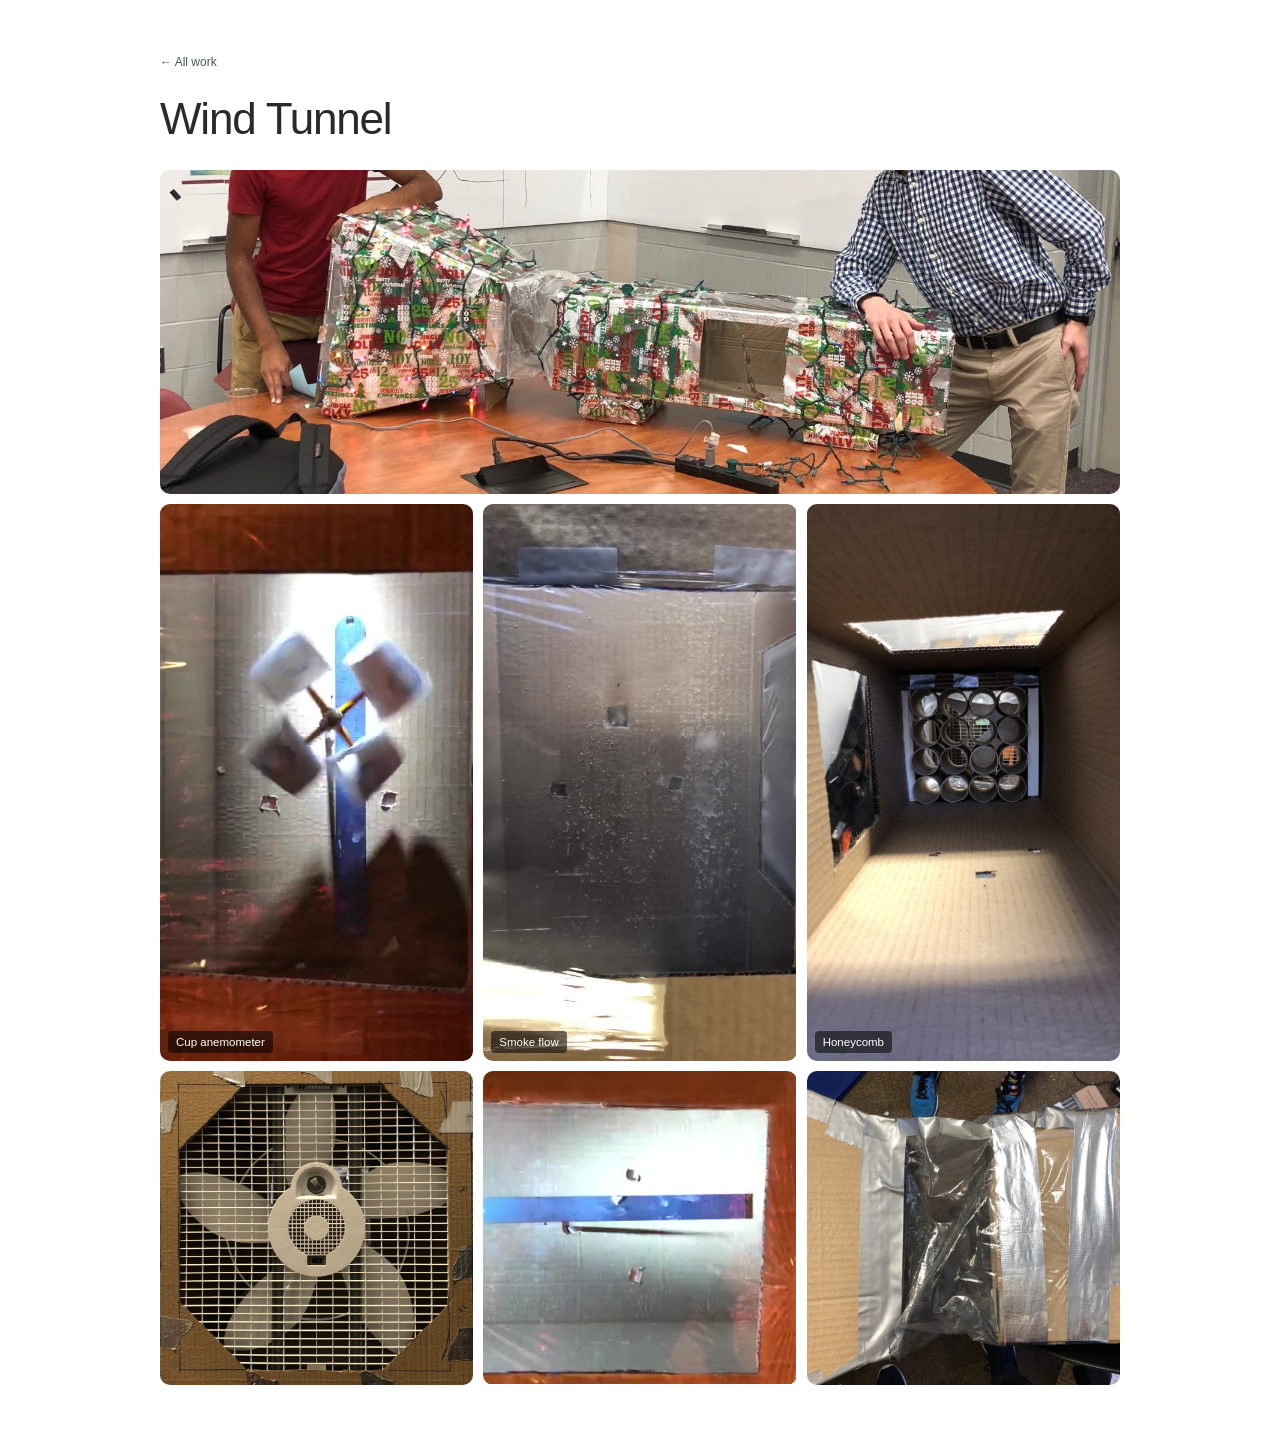
<file: projects/wind-tunnel/index.html>
<!doctype html>
<html lang="en">
<head>
  <meta charset="utf-8" />
  <meta name="viewport" content="width=device-width, initial-scale=1" />
  <meta name="description" content="A cardboard wind tunnel built in December 2017." />
  <title>Wind Tunnel</title>
  <link rel="stylesheet" href="/styles.css?v=20261031" />
  <style>
    .wt-shell { width: min(100% - 64px, 960px); margin: 0 auto; padding-bottom: 56px; }
    .wt-shell .essay-header { padding-bottom: 24px; }
    .wt-collage { display: grid; grid-template-columns: repeat(6, minmax(0, 1fr)); grid-auto-flow: dense; gap: 10px; margin: 0; padding: 0; list-style: none; }
    .wt-collage figure { position: relative; margin: 0; overflow: hidden; border-radius: 10px; background: #111; }
    .wt-collage img, .wt-collage video { display: block; width: 100%; height: 100%; object-fit: cover; }
    .wt-collage figcaption { position: absolute; left: 8px; bottom: 8px; padding: 3px 8px; border-radius: 4px; background: rgba(0, 0, 0, .55); color: #fff; font-size: 11.5px; line-height: 1.4; }
    .wt-hero { grid-column: 1 / -1; aspect-ratio: 2576 / 871; }
    .wt-portrait { grid-column: span 2; aspect-ratio: 9 / 16; }
    .wt-square { grid-column: span 2; aspect-ratio: 1 / 1; }
    @media (max-width: 600px) {
      .wt-shell { width: calc(100% - 32px); }
      .wt-collage { grid-template-columns: repeat(2, minmax(0, 1fr)); gap: 8px; }
      .wt-portrait, .wt-square { grid-column: span 1; }
      .wt-honeycomb { aspect-ratio: 1 / 1; }
    }
  </style>
</head>
<body>
  <div class="wt-shell">
    <header class="essay-header">
      <a class="back-link" href="/">← All work</a>
      <h1>Wind Tunnel</h1>
    </header>
    <main class="wt-collage">
      <figure class="wt-hero">
        <img src="media/tunnel.jpg" width="1600" height="541" alt="A long cardboard wind tunnel wrapped in holiday paper and string lights, with a viewing window in its test section" />
      </figure>
      <figure class="wt-portrait">
        <video src="media/anemometer.mp4" poster="media/anemometer.jpg" autoplay muted loop playsinline preload="metadata" aria-label="A cup anemometer spinning in the test section"></video>
        <figcaption>Cup anemometer</figcaption>
      </figure>
      <figure class="wt-portrait">
        <video src="media/smoke.mp4" poster="media/smoke.jpg" autoplay muted loop playsinline preload="metadata" aria-label="Smoke drifting across the test section window"></video>
        <figcaption>Smoke flow</figcaption>
      </figure>
      <figure class="wt-portrait wt-honeycomb">
        <img src="media/inside.jpg" width="900" height="1200" alt="View down the inside of the tunnel toward a honeycomb of tubes" loading="lazy" />
        <figcaption>Honeycomb</figcaption>
      </figure>
      <figure class="wt-square">
        <img src="media/fan.jpg" width="900" height="937" alt="The box fan mounted in a cardboard frame" loading="lazy" />
      </figure>
      <figure class="wt-square">
        <video src="media/deflection.mp4" poster="media/deflection.jpg" autoplay muted loop playsinline preload="metadata" aria-label="A ruler mounted across the test section window, with a strip below it moving in the airflow"></video>
      </figure>
      <figure class="wt-square">
        <img src="media/contraction.jpg" width="900" height="1200" alt="The contraction section being taped together" loading="lazy" />
      </figure>
    </main>
  </div>
</body>
</html>
</file>
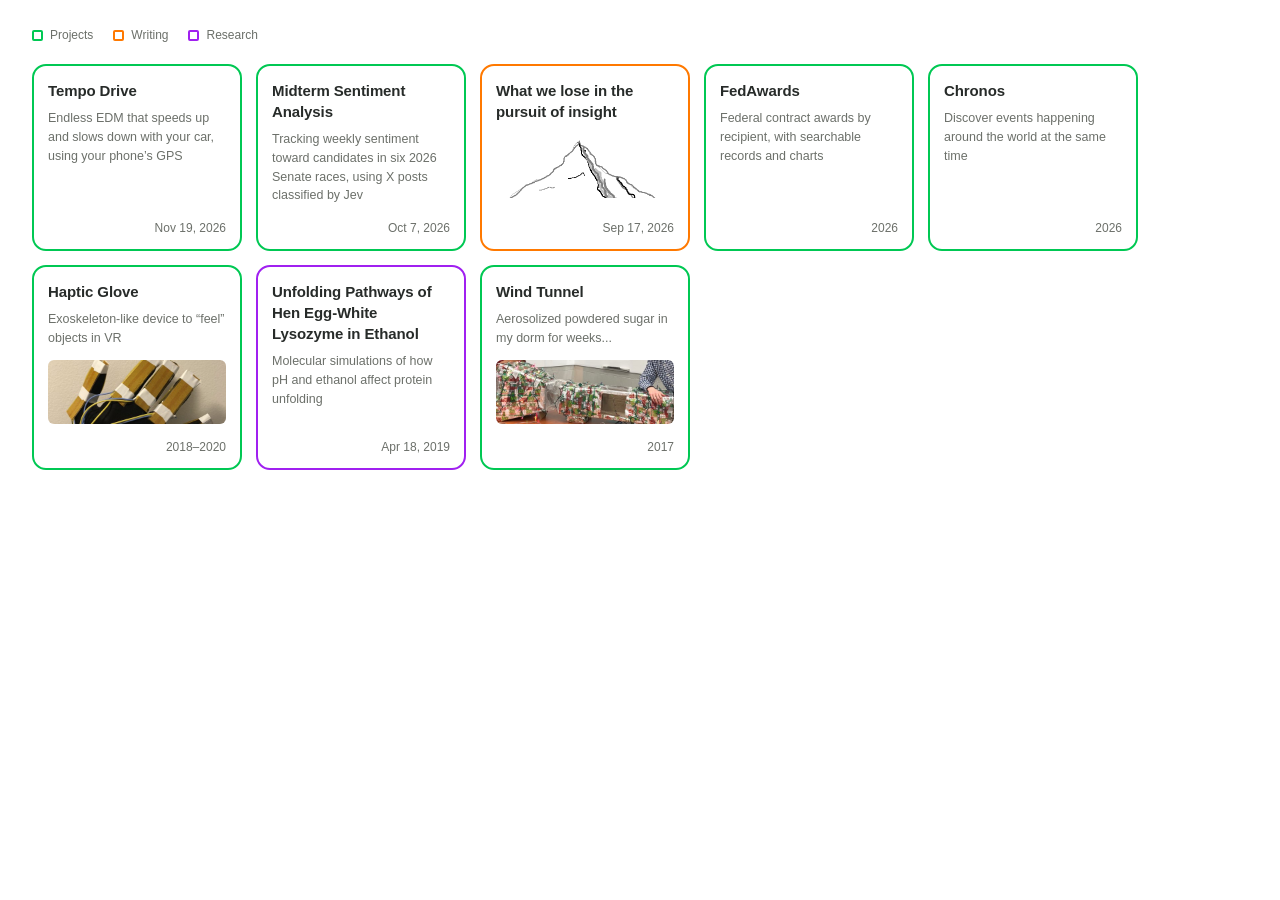
<file: adventures.html>
<!doctype html>
<html lang="en">
<head>
  <meta charset="utf-8" />
  <meta name="viewport" content="width=device-width, initial-scale=1" />
  <meta http-equiv="refresh" content="0; url=index.html" />
  <title>Writing</title>
  <link rel="stylesheet" href="styles.css?v=20261031" />
</head>
<body>
  <main class="site-shell redirect"><p><a href="index.html">Writings</a></p></main>
</body>
</html>
</file>
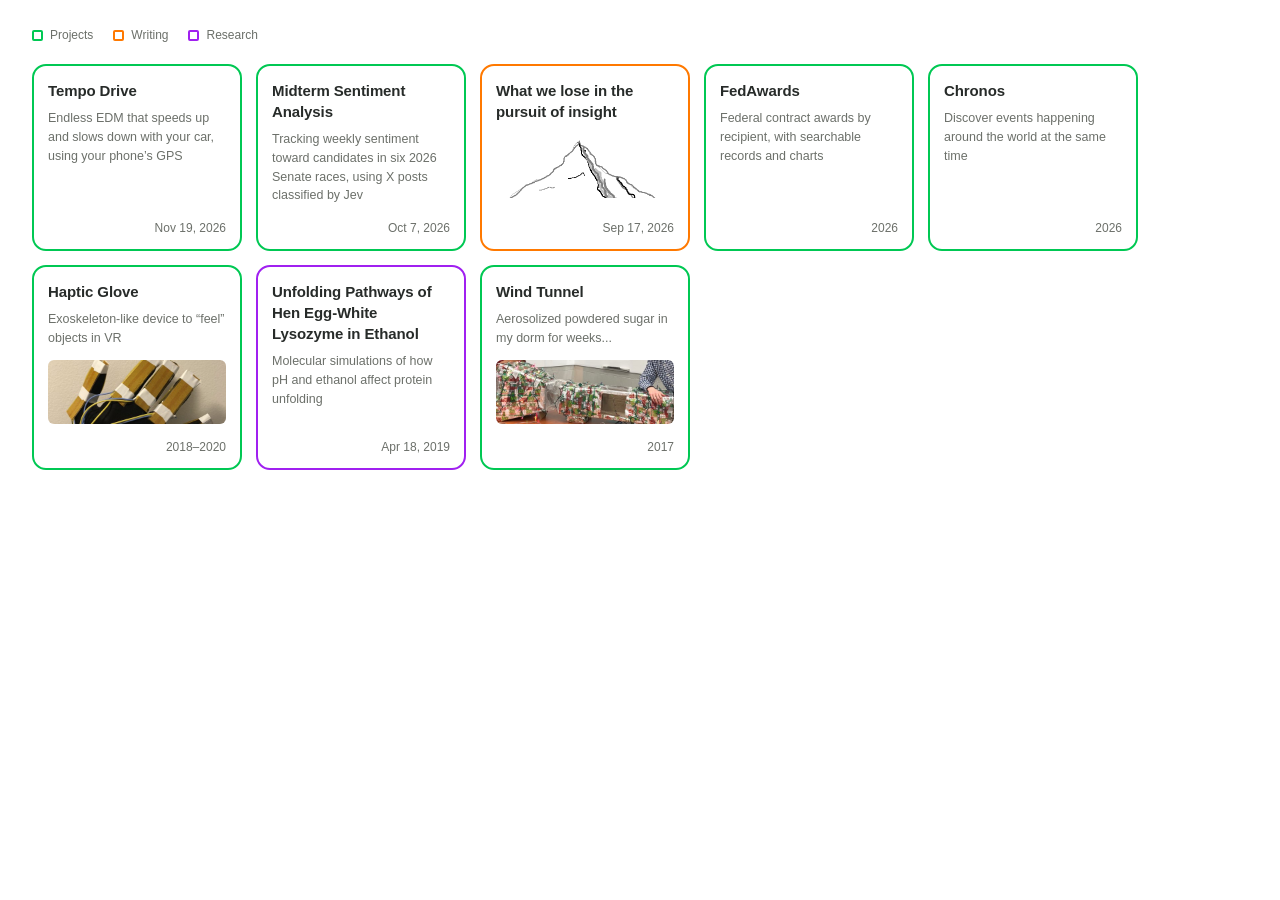
<file: projects.html>
<!doctype html>
<html lang="en">
<head>
  <meta charset="utf-8" />
  <meta name="viewport" content="width=device-width, initial-scale=1" />
  <meta http-equiv="refresh" content="0; url=index.html#projects" />
  <title>Projects</title>
  <link rel="stylesheet" href="styles.css?v=20261031" />
</head>
<body>
  <main class="site-shell redirect"><p><a href="index.html#projects">Projects</a></p></main>
</body>
</html>
</file>
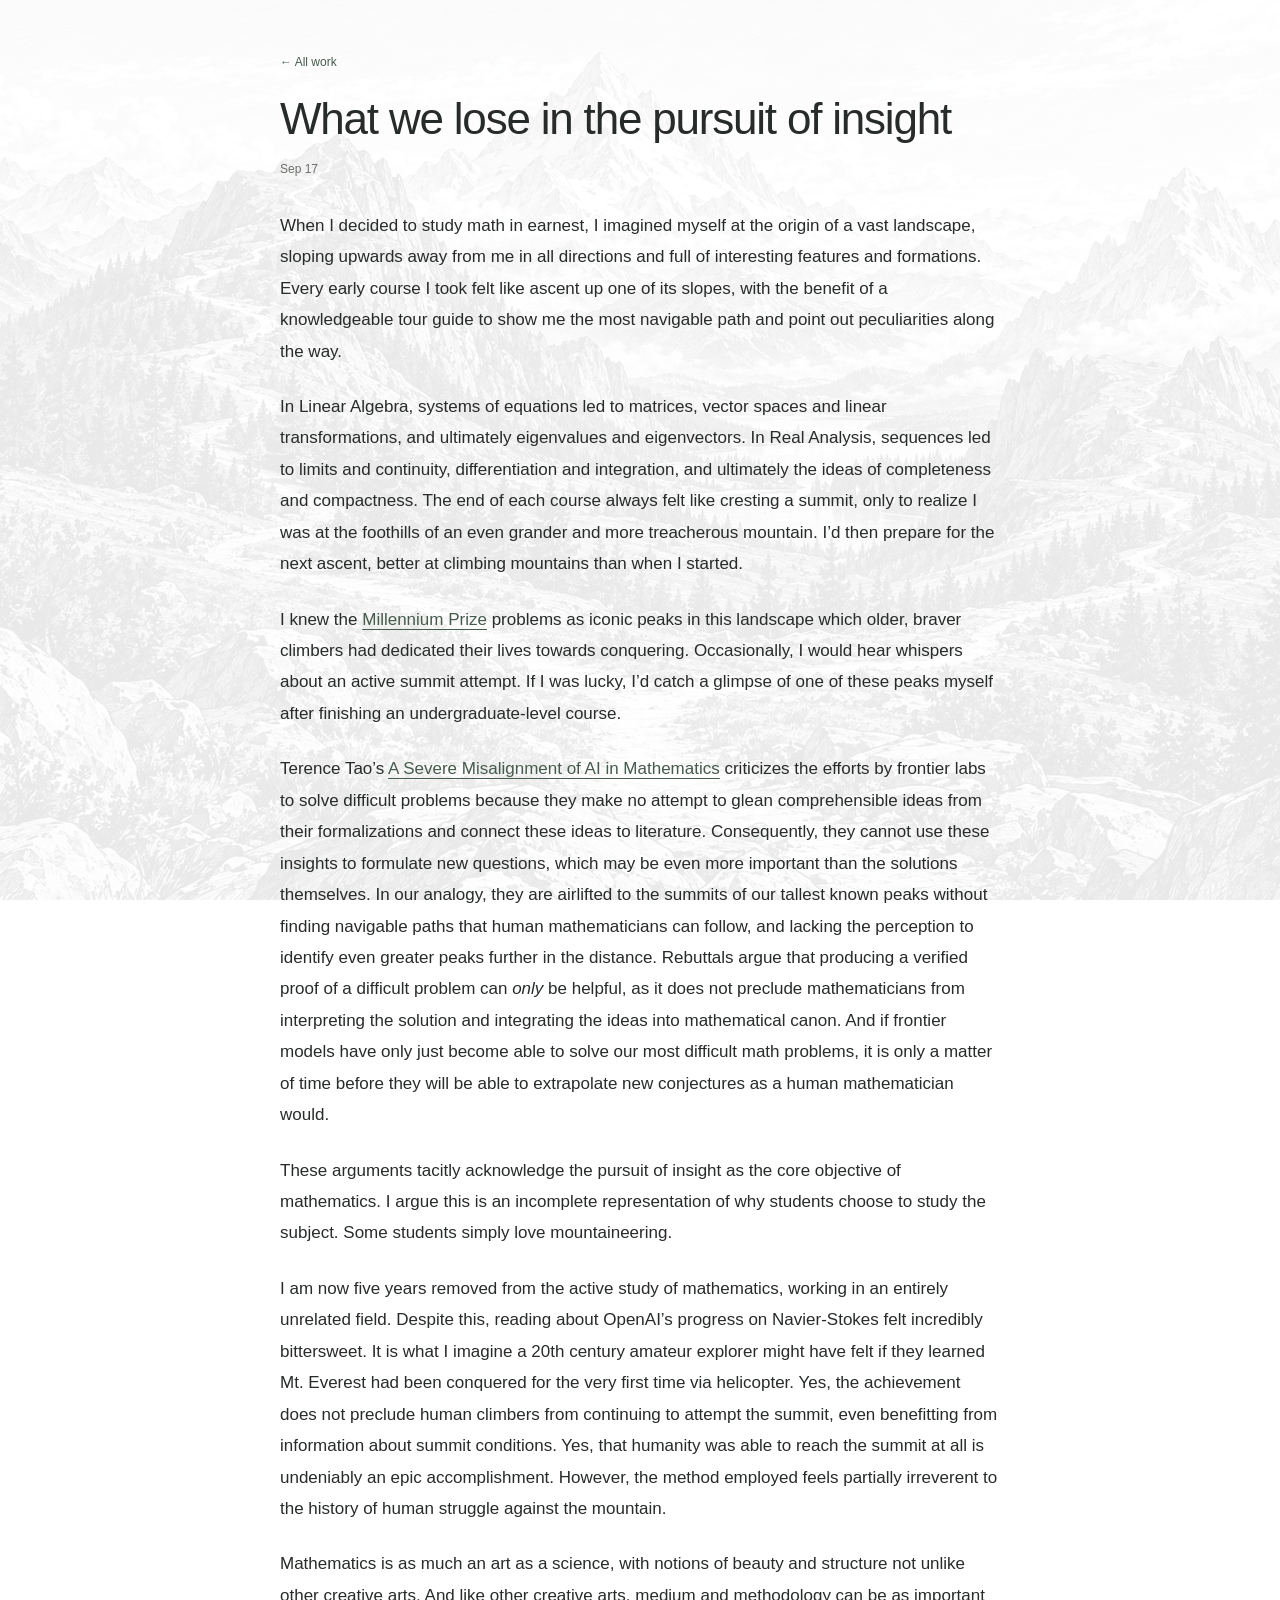
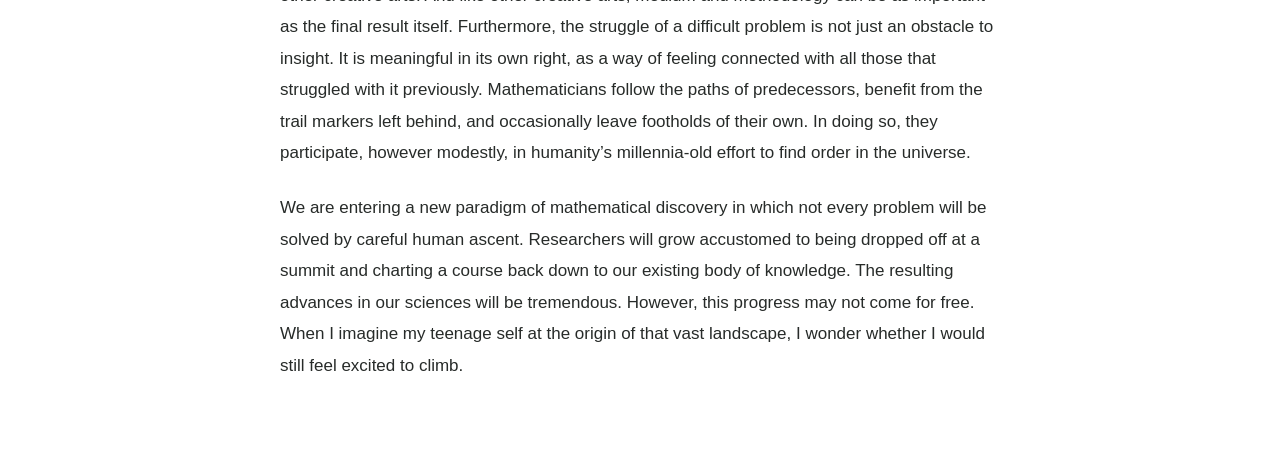
<file: what-we-lose-in-the-pursuit-of-insight.html>
<!doctype html>
<html lang="en">
<head>
  <meta charset="utf-8" />
  <meta name="viewport" content="width=device-width, initial-scale=1" />
  <meta name="description" content="What we lose in the pursuit of insight — an essay on mathematics, AI, and the value of the climb." />
  <title>What we lose in the pursuit of insight</title>
  <link rel="stylesheet" href="styles.css?v=20261031" />
</head>
<body class="article-page">
  <a class="skip-link" href="#essay">Skip to essay</a>
  <div class="site-shell">
    <main id="essay">
      <article aria-labelledby="essay-title">
        <header class="essay-header">
          <a class="back-link" href="index.html">← All work</a>
          <h1 id="essay-title">What we lose in the pursuit of insight</h1>
          <time class="article-date" datetime="2026-09-17">Sep 17</time>
        </header>
        <div class="essay-body">
          <p>When I decided to study math in earnest, I imagined myself at the origin of a vast landscape, sloping upwards away from me in all directions and full of interesting features and formations. Every early course I took felt like ascent up one of its slopes, with the benefit of a knowledgeable tour guide to show me the most navigable path and point out peculiarities along the way.</p>
          <p>In Linear Algebra, systems of equations led to matrices, vector spaces and linear transformations, and ultimately eigenvalues and eigenvectors. In Real Analysis, sequences led to limits and continuity, differentiation and integration, and ultimately the ideas of completeness and compactness. The end of each course always felt like cresting a summit, only to realize I was at the foothills of an even grander and more treacherous mountain. I’d then prepare for the next ascent, better at climbing mountains than when I started.</p>
          <p>I knew the <a href="https://www.claymath.org/millennium-problems/">Millennium Prize</a> problems as iconic peaks in this landscape which older, braver climbers had dedicated their lives towards conquering. Occasionally, I would hear whispers about an active summit attempt. If I was lucky, I’d catch a glimpse of one of these peaks myself after finishing an undergraduate-level course.</p>
          <p>Terence Tao’s <a href="https://terrytao.wordpress.com/2026/09/11/a-severe-misalignment-of-ai-in-mathematics/">A Severe Misalignment of AI in Mathematics</a> criticizes the efforts by frontier labs to solve difficult problems because they make no attempt to glean comprehensible ideas from their formalizations and connect these ideas to literature. Consequently, they cannot use these insights to formulate new questions, which may be even more important than the solutions themselves. In our analogy, they are airlifted to the summits of our tallest known peaks without finding navigable paths that human mathematicians can follow, and lacking the perception to identify even greater peaks further in the distance. Rebuttals argue that producing a verified proof of a difficult problem can <em>only</em> be helpful, as it does not preclude mathematicians from interpreting the solution and integrating the ideas into mathematical canon. And if frontier models have only just become able to solve our most difficult math problems, it is only a matter of time before they will be able to extrapolate new conjectures as a human mathematician would.</p>
          <p>These arguments tacitly acknowledge the pursuit of insight as the core objective of mathematics. I argue this is an incomplete representation of why students choose to study the subject. Some students simply love mountaineering.</p>
          <p>I am now five years removed from the active study of mathematics, working in an entirely unrelated field. Despite this, reading about OpenAI’s progress on Navier-Stokes felt incredibly bittersweet. It is what I imagine a 20th century amateur explorer might have felt if they learned Mt. Everest had been conquered for the very first time via helicopter. Yes, the achievement does not preclude human climbers from continuing to attempt the summit, even benefitting from information about summit conditions. Yes, that humanity was able to reach the summit at all is undeniably an epic accomplishment. However, the method employed feels partially irreverent to the history of human struggle against the mountain.</p>
          <p>Mathematics is as much an art as a science, with notions of beauty and structure not unlike other creative arts. And like other creative arts, medium and methodology can be as important as the final result itself. Furthermore, the struggle of a difficult problem is not just an obstacle to insight. It is meaningful in its own right, as a way of feeling connected with all those that struggled with it previously. Mathematicians follow the paths of predecessors, benefit from the trail markers left behind, and occasionally leave footholds of their own. In doing so, they participate, however modestly, in humanity’s millennia-old effort to find order in the universe.</p>
          <p>We are entering a new paradigm of mathematical discovery in which not every problem will be solved by careful human ascent. Researchers will grow accustomed to being dropped off at a summit and charting a course back down to our existing body of knowledge. The resulting advances in our sciences will be tremendous. However, this progress may not come for free. When I imagine my teenage self at the origin of that vast landscape, I wonder whether I would still feel excited to climb.</p>
        </div>
      </article>
    </main>
  </div>
</body>
</html>
</file>
<file: styles.css>
:root {
  color-scheme: light;
  --paper: #ffffff;
  --ink: #272b29;
  --muted: #6c706a;
  --line: #dddfd7;
  --accent: #465b4d;
  --font: Arial, sans-serif;
  font-family: var(--font);
  color: var(--ink);
  background: var(--paper);
  -webkit-font-smoothing: antialiased;
}

* { box-sizing: border-box; }
body { margin: 0; }
a { color: inherit; text-underline-offset: 4px; }
a:focus-visible { outline: 2px solid var(--accent); outline-offset: 6px; }
::selection { background: #dce4d7; }
.site-shell { width: min(100% - 64px, 720px); margin: 0 auto; }
.skip-link { position: absolute; top: 12px; left: 20px; padding: 12px; background: var(--paper); transform: translateY(-200%); }
.skip-link:focus { transform: translateY(0); }
.site-header {
  min-height: 88px;
  display: flex;
  align-items: center;
  justify-content: flex-end;
  gap: 24px;
  border-bottom: 1px solid var(--line);
}
.nav-link { display: inline-block; padding: 10px 0; font-size: 13px; text-decoration: none; border-bottom: 1px solid var(--accent); }
.nav-link:hover { color: var(--accent); }
.essay-header { margin: 0; padding: 52px 0 32px; text-align: left; }
.back-link { display: inline-block; margin-bottom: 24px; color: var(--accent); font-size: 12px; text-decoration: none; }
.back-link:hover { text-decoration: underline; }
h1 { margin: 0; font-family: var(--font); font-size: clamp(29px, 4.5vw, 44px); font-weight: 500; line-height: 1.2; letter-spacing: -1.2px; text-wrap: balance; }
.essay-body { margin: 0; font-family: var(--font); font-size: 17px; line-height: 1.85; text-align: left; overflow-wrap: break-word; }
.essay-body p { margin: 0 0 24px; }
.essay-body a { color: var(--accent); text-decoration-thickness: 1px; }
.essay-body a:hover { text-decoration-thickness: 2px; }
.site-footer { margin-top: 76px; padding: 28px 0 36px; border-top: 1px solid var(--line); display: flex; justify-content: flex-end; gap: 24px; color: var(--muted); font-size: 12px; }
.site-footer a { text-decoration: none; }
.site-footer a:hover { text-decoration: underline; }
.redirect { padding-top: 88px; }

@media (max-width: 600px) {
  .site-shell { width: calc(100% - 40px); }
  .site-header { min-height: 72px; }
  .essay-header { padding: 36px 0 28px; }
  h1 { letter-spacing: -1px; }
  .essay-body { font-size: 16px; line-height: 1.8; }
  .site-footer { margin-top: 48px; }
}

/* One collection; category labels and borders identify each kind of work. */
.collection-page {
  --project-border: #00c853;
  --writing-border: #ff7900;
  --research-border: #a020f0;
}
.collection-page .site-shell { width: calc(100% - 64px); min-height: 100svh; }
.collection-header { display: flex; align-items: center; justify-content: space-between; flex-wrap: wrap; gap: 16px; padding: 28px 0 22px; }
.visually-hidden { position: absolute; width: 1px; height: 1px; padding: 0; margin: -1px; overflow: hidden; clip-path: inset(50%); white-space: nowrap; border: 0; }
.category-key { display: flex; flex-wrap: wrap; gap: 20px; list-style: none; margin: 0; padding: 0; color: var(--muted); font-size: 12px; }
.category-key li { display: flex; align-items: center; gap: 7px; }
.category-key span { width: 11px; height: 11px; border: 2px solid; border-radius: 2px; }
.project-key span { border-color: var(--project-border); }
.writing-key span { border-color: var(--writing-border); }
.research-key span { border-color: var(--research-border); }
.collection-page main { padding-bottom: 40px; }
.article-grid { display: grid; grid-template-columns: repeat(auto-fill, minmax(min(100%, 180px), 210px)); align-items: stretch; gap: 14px; list-style: none; padding: 0; margin: 0; }
.article-grid > li { min-width: 0; scroll-margin-top: 24px; }
.article-card { display: flex; flex-direction: column; min-height: 160px; height: 100%; overflow: hidden; border: 2px solid var(--card-border); border-radius: 14px; background: #fff; text-decoration: none; transition: background-color 160ms ease; }
.project-card { --card-border: var(--project-border); }
.writing-card { --card-border: var(--writing-border); }
.research-card { --card-border: var(--research-border); }
.article-card img { display: block; width: calc(100% - 28px); height: 64px; margin: 12px 14px 0; border-radius: 6px; object-fit: cover; object-position: center top; }
.card-content { padding: 14px 14px 0; }
.article-card h2 { margin: 0; font-size: 15px; font-weight: 600; line-height: 1.4; letter-spacing: -.1px; overflow-wrap: break-word; }
.article-card p { margin: 8px 0 0; color: var(--muted); font-size: 12.5px; line-height: 1.5; }
.card-meta { display: flex; align-items: baseline; justify-content: flex-end; flex-wrap: wrap; gap: 8px 16px; margin-top: auto; padding: 14px 14px 12px; color: var(--muted); font-size: 12px; line-height: 1.5; }
.card-meta time { white-space: nowrap; }
.article-card:hover { background: #fafafa; }
.article-card:focus-visible { outline: 2px solid var(--ink); outline-offset: 4px; }
.essay-header .article-date { display: block; margin-top: 14px; color: var(--muted); font-size: 12px; line-height: 1.5; }

/* Fade only the decorative image; keep all article text fully opaque. */
.article-page { isolation: isolate; padding-bottom: 48px; }
.article-page::before { content: ""; position: fixed; inset: 0; z-index: -1; background: url("assets/mountain-landscape.png") center center / cover no-repeat; opacity: 0.085; pointer-events: none; }

@media (max-width: 600px) {
  .collection-page .site-shell { width: calc(100% - 40px); }
  .collection-header { align-items: flex-start; flex-direction: column; gap: 14px; padding: 22px 0 18px; }
  .category-key { gap: 18px; }
  /* Let tiles share the full screen width instead of stopping at 210px. */
  .article-grid { grid-template-columns: repeat(2, minmax(0, 1fr)); gap: 12px; }
  .article-card { min-height: 150px; border-radius: 12px; }
  .card-content { padding: 12px 12px 0; }
  .card-meta { padding: 12px 12px 10px; }
  .article-card img { width: calc(100% - 24px); height: auto; aspect-ratio: 182 / 64; margin: 10px 12px 0; }
}
/* Very narrow phones: one tile per row. */
@media (max-width: 340px) {
  .article-grid { grid-template-columns: minmax(0, 1fr); }
}
@media (prefers-reduced-motion: reduce) {
  .article-card { transition: none; }
}
</file>
<file: projects/midterm-sentiment/styles.css>
#midterm-sentiment-mockup {width:100%;}
#midterm-sentiment-mockup .ms-app {
  --ms-bg:#fff;--ms-panel:#fff;
  --ms-ink:#242424;--ms-sub:#666;
  --ms-rule:#ddd;--ms-soft:#f6f6f6;
  --ms-a:light-dark(#267760,#71c3a3);--ms-b:light-dark(#776492,#b5a1d0);
  --ms-for:light-dark(#3d886d,#72b99b);--ms-against:light-dark(#b87b4e,#d49a6d);
  --ms-neutral:light-dark(#a2b0a8,#87998c);--ms-unclear:light-dark(#d3d8cf,#56675b);
  --ms-radius:3px;--ms-gap:20px;
  color-scheme:light;color:var(--ms-ink);background:var(--ms-bg);
  font-family:inherit;
  font-size:14px;line-height:1.45;min-height:970px;overflow:clip;
}
#midterm-sentiment-mockup .ms-app * {box-sizing:border-box;}
#midterm-sentiment-mockup .ms-top {display:flex;align-items:center;flex-wrap:wrap;gap:14px;padding:19px 24px;background:var(--ms-panel);border-bottom:1px solid var(--ms-rule);}
#midterm-sentiment-mockup .ms-brand {display:flex;align-items:center;gap:10px;font-size:17px;font-weight:600;letter-spacing:-.5px;}
#midterm-sentiment-mockup .ms-mark {width:30px;height:30px;display:grid;place-items:center;background:var(--ms-a);color:var(--ms-panel);border-radius:9px;font-size:17px;}
#midterm-sentiment-mockup .ms-topnav {display:flex;align-items:center;gap:20px;margin-left:auto;}
#midterm-sentiment-mockup .ms-topnav span {font-size:13px;}
#midterm-sentiment-mockup .ms-topnav a {font-size:13px;color:var(--ms-sub);text-decoration:none;}
#midterm-sentiment-mockup .ms-state-control {display:flex;gap:7px;align-items:center;}
#midterm-sentiment-mockup .ms-state-control label {color:var(--ms-sub);font-size:12px;}
#midterm-sentiment-mockup select {min-height:36px;background:var(--ms-panel);color:var(--ms-ink);border:1px solid var(--ms-rule);border-radius:3px;font-family:inherit;font-size:14px;padding:6px 24px 6px 10px;max-width:100%;}
#midterm-sentiment-mockup button {font:inherit;color:var(--ms-ink);}
#midterm-sentiment-mockup .ms-content {padding:24px;display:grid;gap:var(--ms-gap);}
#midterm-sentiment-mockup .ms-hero {display:flex;justify-content:space-between;align-items:flex-start;gap:12px;flex-wrap:wrap;}
#midterm-sentiment-mockup .ms-eyebrow {font-size:11px;letter-spacing:1.5px;text-transform:uppercase;color:var(--ms-sub);font-weight:600;margin-bottom:7px;}
#midterm-sentiment-mockup h1 {font-size:30px;font-weight:600;letter-spacing:-.4px;line-height:1.15;margin:0;}
#midterm-sentiment-mockup h2 {font-size:16px;font-weight:600;letter-spacing:-.2px;margin:0;}
#midterm-sentiment-mockup .ms-demo-note {font-size:12px;color:var(--ms-sub);margin-top:-9px;}
#midterm-sentiment-mockup .ms-board {display:grid;gap:var(--ms-gap);}
#midterm-sentiment-mockup .ms-candidates {display:grid;grid-template-columns:1fr 1fr;gap:var(--ms-gap);}
#midterm-sentiment-mockup .ms-candidate {background:var(--ms-panel);border:1px solid var(--ms-rule);border-radius:var(--ms-radius);padding:18px 20px;min-width:0;}
#midterm-sentiment-mockup .ms-candidate-header {display:flex;align-items:flex-start;justify-content:space-between;gap:12px;}
#midterm-sentiment-mockup .ms-person {display:flex;align-items:center;gap:10px;min-width:0;}
#midterm-sentiment-mockup .ms-initials {display:none;}
#midterm-sentiment-mockup .ms-name {font-size:16px;font-weight:600;letter-spacing:-.25px;overflow-wrap:anywhere;}
#midterm-sentiment-mockup .ms-party {color:var(--ms-sub);font-size:11px;}
#midterm-sentiment-mockup .ms-scoreline {display:flex;gap:15px;align-items:baseline;justify-content:space-between;margin-top:16px;flex-wrap:wrap;}
#midterm-sentiment-mockup .ms-number {font-size:34px;letter-spacing:-1.5px;font-weight:500;line-height:1.15;font-variant-numeric:tabular-nums;}
#midterm-sentiment-mockup .ms-scorelabel {font-size:11px;color:var(--ms-sub);margin-top:3px;}
#midterm-sentiment-mockup .ms-change {font-size:12px;color:var(--ms-sub);text-align:right;font-variant-numeric:tabular-nums;}
#midterm-sentiment-mockup .ms-sample {font-size:11px;color:var(--ms-sub);white-space:nowrap;flex-shrink:0;font-variant-numeric:tabular-nums;line-height:23px;}
#midterm-sentiment-mockup .ms-panel {background:var(--ms-panel);border:1px solid var(--ms-rule);border-radius:var(--ms-radius);padding:19px 20px;min-width:0;}
#midterm-sentiment-mockup .ms-panelhead {display:flex;gap:12px;align-items:flex-start;justify-content:space-between;flex-wrap:wrap;}
#midterm-sentiment-mockup .ms-chartmeta {font-size:11px;color:var(--ms-sub);margin-top:4px;}
#midterm-sentiment-mockup .ms-legend {display:flex;gap:14px;flex-wrap:wrap;font-size:11px;color:var(--ms-sub);margin-top:12px;}
#midterm-sentiment-mockup .ms-legend span {display:inline-flex;align-items:center;gap:6px;}
#midterm-sentiment-mockup .ms-series-a:before,#midterm-sentiment-mockup .ms-series-b:before {content:"";width:18px;height:0;border-top:2px solid var(--ms-a);}
#midterm-sentiment-mockup .ms-series-b:before {border-color:var(--ms-b);border-top-style:dashed;}
#midterm-sentiment-mockup .ms-chart {width:100%;min-width:0;margin-top:5px;}
#midterm-sentiment-mockup .ms-chart svg {display:block;width:100%;overflow:visible;}
#midterm-sentiment-mockup .ms-chart text {font-family:inherit;fill:var(--ms-sub);font-size:11px;}
#midterm-sentiment-mockup .ms-chart .ms-axis-label {font-size:11px;fill:var(--ms-sub);}
#midterm-sentiment-mockup .ms-chart .ms-value-label {fill:var(--ms-ink);font-size:12px;font-weight:500;}
#midterm-sentiment-mockup .ms-chart line {stroke:var(--ms-rule);stroke-width:1;}
#midterm-sentiment-mockup .ms-chart .ms-zero {stroke:var(--ms-sub);stroke-opacity:.45;}
#midterm-sentiment-mockup .ms-chart .ms-a {stroke:var(--ms-a);fill:none;stroke-width:2.5;stroke-linejoin:round;stroke-linecap:round;}
#midterm-sentiment-mockup .ms-chart .ms-b {stroke:var(--ms-b);fill:none;stroke-width:2.5;stroke-linejoin:round;stroke-linecap:round;stroke-dasharray:6 4;}
#midterm-sentiment-mockup .ms-chart .ms-point-a {fill:var(--ms-a);}
#midterm-sentiment-mockup .ms-chart .ms-point-b {fill:var(--ms-b);}
#midterm-sentiment-mockup .ms-mix {display:grid;gap:12px;margin-top:18px;}
#midterm-sentiment-mockup .ms-mixrow {display:grid;grid-template-columns:135px 1fr 35px;gap:13px;align-items:center;font-size:12px;}
#midterm-sentiment-mockup .ms-mixname {overflow-wrap:anywhere;}
#midterm-sentiment-mockup .ms-track {display:flex;height:14px;background:var(--ms-soft);border-radius:4px;overflow:hidden;}
#midterm-sentiment-mockup .ms-segment {height:100%;transition:width .3s ease;}
#midterm-sentiment-mockup .ms-count {text-align:right;color:var(--ms-sub);font-variant-numeric:tabular-nums;}
#midterm-sentiment-mockup .ms-dot {width:7px;height:7px;border-radius:2px;display:inline-block;}
#midterm-sentiment-mockup .ms-mixfoot {font-size:11px;color:var(--ms-sub);margin-top:14px;}
#midterm-sentiment-mockup .ms-brief .ms-board {grid-template-columns:minmax(0,1.7fr) minmax(230px,1fr);align-items:start;}
#midterm-sentiment-mockup .ms-brief .ms-candidates {grid-template-columns:1fr;grid-column:2;grid-row:1;gap:12px;}
#midterm-sentiment-mockup .ms-brief .ms-trendpanel {grid-column:1;grid-row:1;}
#midterm-sentiment-mockup .ms-brief .ms-mixpanel {grid-column:1 / -1;}
#midterm-sentiment-mockup .ms-brief .ms-candidate {padding:16px;}
#midterm-sentiment-mockup .ms-brief .ms-scoreline {margin-top:12px;}
#midterm-sentiment-mockup .ms-app[data-compact="true"] {--ms-gap:14px;}
#midterm-sentiment-mockup .ms-app[data-compact="true"] .ms-content {padding:18px;}
@media(max-width:700px){
 #midterm-sentiment-mockup .ms-app {min-height:1130px;}
 #midterm-sentiment-mockup .ms-top {padding:15px 17px;gap:13px;}
 #midterm-sentiment-mockup .ms-topnav {margin-left:0;gap:16px;}
 #midterm-sentiment-mockup .ms-state-control {margin-left:auto;}
 #midterm-sentiment-mockup .ms-topnav .ms-nav-current {display:none;}
 #midterm-sentiment-mockup .ms-content {padding:20px 16px;}
 #midterm-sentiment-mockup .ms-candidates {gap:12px;}
 #midterm-sentiment-mockup .ms-candidate {padding:16px;}
 #midterm-sentiment-mockup .ms-brief .ms-board {display:flex;flex-direction:column;}
 #midterm-sentiment-mockup .ms-brief .ms-candidates {display:grid;grid-template-columns:1fr 1fr;width:100%;}
 #midterm-sentiment-mockup .ms-brief .ms-trendpanel,#midterm-sentiment-mockup .ms-brief .ms-mixpanel {width:100%;}
 #midterm-sentiment-mockup .ms-person {align-items:flex-start;}
 #midterm-sentiment-mockup .ms-initials {display:none;}
 #midterm-sentiment-mockup .ms-name {font-size:15px;}
 #midterm-sentiment-mockup .ms-change {text-align:left;}
}
@media(max-width:420px){
 #midterm-sentiment-mockup .ms-app {min-height:1490px;}
 #midterm-sentiment-mockup h1 {font-size:27px;}
 #midterm-sentiment-mockup .ms-topnav {width:100%;justify-content:space-between;}
 #midterm-sentiment-mockup .ms-state-control {margin-left:0;}
 #midterm-sentiment-mockup .ms-candidates,#midterm-sentiment-mockup .ms-brief .ms-candidates {grid-template-columns:1fr;}
 #midterm-sentiment-mockup .ms-panel {padding:17px 13px;}
 #midterm-sentiment-mockup .ms-mixrow {grid-template-columns:90px 1fr 28px;gap:8px;font-size:11px;}
 #midterm-sentiment-mockup .ms-state-control select {min-height:44px;}
}
@media(prefers-reduced-motion:reduce){#midterm-sentiment-mockup .ms-segment {transition:none;}}

/* Native webpage navigation; the preview wrapper is no longer required. */
:root {color-scheme:light;background:#fff;}
body {margin:0;font-family:Arial,sans-serif;}
[hidden] {display:none !important;}
#midterm-sentiment-mockup {max-width:1360px;margin:0 auto;}
#midterm-sentiment-mockup .ms-app {min-height:100vh;}
#midterm-sentiment-mockup .ms-top {position:sticky;top:0;z-index:20;}
#midterm-sentiment-mockup .ms-topnav {margin-left:0;gap:12px;flex-wrap:wrap;}
#midterm-sentiment-mockup .ms-tabs {display:flex;gap:5px;flex-wrap:wrap;}
#midterm-sentiment-mockup .ms-nav-button {background:transparent;border:0;border-bottom:1px solid transparent;border-radius:0;padding:10px 13px;color:var(--ms-sub);font-size:13px;cursor:pointer;}
#midterm-sentiment-mockup .ms-nav-button[aria-selected="true"] {border-bottom-color:var(--ms-ink);color:var(--ms-ink);font-weight:600;}
#midterm-sentiment-mockup .ms-state-control {margin-left:auto;}
#midterm-sentiment-mockup button:focus-visible,#midterm-sentiment-mockup a:focus-visible,#midterm-sentiment-mockup select:focus-visible {outline:2px solid var(--ms-a);outline-offset:3px;}
@media(max-width:600px){
 #midterm-sentiment-mockup .ms-top {padding:12px;gap:7px;}
 #midterm-sentiment-mockup .ms-topnav {gap:3px;}
 #midterm-sentiment-mockup .ms-nav-button {padding:10px 9px;min-height:44px;}
 #midterm-sentiment-mockup .ms-state-control {margin-left:0;}
}

/* Saved weekly observations. Empty periods remain empty, never illustrative. */
#midterm-sentiment-mockup .ms-week-toolbar {display:flex;justify-content:space-between;align-items:center;gap:22px;flex-wrap:wrap;padding:4px 0;}
#midterm-sentiment-mockup .ms-period-eyebrow {font-size:9px;letter-spacing:1.1px;text-transform:uppercase;color:var(--ms-sub);margin:0 0 5px;font-weight:650;}
#midterm-sentiment-mockup .ms-selected-period {font-size:20px;font-weight:550;letter-spacing:-.55px;line-height:1.3;}
#midterm-sentiment-mockup .ms-week-control {display:flex;align-items:center;gap:8px;}
#midterm-sentiment-mockup .ms-week-control label {font-size:11px;color:var(--ms-sub);}
#midterm-sentiment-mockup .ms-week-control select {font-size:12px;min-width:190px;}
#midterm-sentiment-mockup .ms-number-pending {font-size:23px;letter-spacing:-.7px;color:var(--ms-sub);line-height:1.4;}
#midterm-sentiment-mockup .ms-partial-label {font-size:10px;display:inline-flex;border:1px solid var(--ms-rule);background:var(--ms-panel);color:var(--ms-sub);padding:5px 7px;border-radius:5px;white-space:nowrap;}
#midterm-sentiment-mockup .ms-trendpanel {position:relative;}
#midterm-sentiment-mockup .ms-chart-empty {position:absolute;left:20%;right:20%;top:49%;text-align:center;color:var(--ms-sub);font-size:12px;line-height:1.8;margin:0;background:var(--ms-panel);padding:12px 18px;border:1px solid var(--ms-rule);border-radius:3px;pointer-events:none;}
#midterm-sentiment-mockup .ms-chart .ms-week-guide {stroke:var(--ms-sub);stroke-opacity:.2;stroke-dasharray:3 4;}
#midterm-sentiment-mockup .ms-chart .ms-point-partial {fill:var(--ms-panel);stroke-width:2;}
#midterm-sentiment-mockup .ms-chart .ms-point-a.ms-point-partial {stroke:var(--ms-a);}
#midterm-sentiment-mockup .ms-chart .ms-point-b.ms-point-partial {stroke:var(--ms-b);}
#midterm-sentiment-mockup .ms-chart circle:focus-visible {outline:none;stroke:var(--ms-ink);stroke-width:3;}
#midterm-sentiment-mockup .ms-mix-missing {font-size:11px;color:var(--ms-sub);background:var(--ms-soft);padding:5px 9px;min-height:24px;border-radius:4px;}
#midterm-sentiment-mockup .ms-week-details {border:1px solid var(--ms-rule);border-radius:3px;background:var(--ms-panel);min-width:0;}
#midterm-sentiment-mockup .ms-week-details > summary {cursor:pointer;padding:16px 20px;font-size:12px;color:var(--ms-ink);font-weight:600;}
#midterm-sentiment-mockup .ms-week-details > summary:focus-visible {outline:2px solid var(--ms-a);outline-offset:3px;border-radius:3px;}
#midterm-sentiment-mockup .ms-table-scroll {overflow-x:auto;padding:0 20px 12px;}
#midterm-sentiment-mockup .ms-week-details table {border-collapse:collapse;width:100%;text-align:left;font-size:11px;white-space:nowrap;}
#midterm-sentiment-mockup .ms-week-details th {padding:10px 12px 11px 0;border-bottom:1px solid var(--ms-rule);font-weight:650;color:var(--ms-sub);font-size:10px;}
#midterm-sentiment-mockup .ms-week-details td {padding:10px 12px 10px 0;border-bottom:1px solid var(--ms-rule);font-variant-numeric:tabular-nums;}
#midterm-sentiment-mockup .ms-week-details tr:last-child td {border-bottom:0;}
#midterm-sentiment-mockup .ms-week-details th:last-child,#midterm-sentiment-mockup .ms-week-details td:last-child {padding-right:0;}
#midterm-sentiment-mockup .ms-sr-only {position:absolute!important;width:1px;height:1px;padding:0;margin:-1px;overflow:hidden;clip:rect(0,0,0,0);white-space:nowrap;border:0;}
@media(max-width:700px){
 #midterm-sentiment-mockup .ms-chart-empty {left:12%;right:12%;font-size:11px;padding:10px 12px;}
 #midterm-sentiment-mockup .ms-week-control select {min-height:42px;}
}
@media(max-width:440px){
 #midterm-sentiment-mockup .ms-week-toolbar {gap:14px;}
 #midterm-sentiment-mockup .ms-week-control {width:100%;}
 #midterm-sentiment-mockup .ms-week-control select {flex:1;min-width:0;width:100%;}
 #midterm-sentiment-mockup .ms-chart-empty {left:15px;right:15px;top:46%;font-size:11px;}
 #midterm-sentiment-mockup .ms-week-details > summary {padding:15px;font-size:11px;}
 #midterm-sentiment-mockup .ms-table-scroll {padding:0 15px 10px;}
}
</file>
<file: projects/midterm-sentiment/process.css>
#process-workflow {
  --pw-for: var(--ms-for, #34735c);
  --pw-against: var(--ms-against, #b67b67);
  --pw-neutral: var(--ms-neutral, #90a6a7);
  --pw-unclear: var(--ms-unclear, #bfc4ba);
  --pw-soft: var(--ms-soft, #f1f4ed);
  --pw-white: var(--ms-panel, #fffefa);
  --pw-tint: #fff;
  --pw-jev-bg: #f6f6f6;
  --pw-jev-rule: #ddd;
  --pw-jev-icon: #f6f6f6;
  --pw-jev-icon-rule: #ddd;
  --pw-selected-bg: #f6f6f6;
  --pw-selected-rule: #999;
  --pw-pill-bg: #fff;
  --pw-pill-rule: #ddd;
  --pw-pill-ink: #666;
  --pw-track: #eee;
  --pw-score-bg: #fff;
  --pw-score-rule: #ddd;
  --pw-hatch-a: light-dark(#c6cbbf, #607060);
  --pw-hatch-b: light-dark(#d5dacd, #4d604e);
  color: var(--ms-ink, #213c31);
  max-width: 1280px;
  margin: 0 auto;
  padding: 10px 0 34px;
  font-family: inherit;
}
#process-workflow *, #process-workflow *::before, #process-workflow *::after { box-sizing: border-box; }
#process-workflow h2, #process-workflow h3, #process-workflow h4, #process-workflow p, #process-workflow ol, #process-workflow blockquote { margin: 0; }
#process-workflow button, #process-workflow input { font: inherit; }
#process-workflow button { -webkit-tap-highlight-color: transparent; }
#process-workflow button:focus-visible, #process-workflow input:focus-visible { outline: 3px solid #80a790; outline-offset: 3px; }
#process-workflow .pw-heading { display: flex; align-items: center; gap: 28px; justify-content: space-between; margin-bottom: 32px; }
#process-workflow .pw-eyebrow { color: var(--ms-a, #34735c); text-transform: uppercase; letter-spacing: .15em; font-size: 10px; font-weight: 800; margin-bottom: 11px; }
#process-workflow .pw-heading h2 { font-size: clamp(26px, 3vw, 34px); letter-spacing: -.025em; font-weight: 650; line-height: 1.12; }
#process-workflow .pw-step { font-size: 11px; letter-spacing: .07em; color: var(--ms-sub, #66796c); font-variant-numeric: tabular-nums; }
#process-workflow .pw-section-heading { display: flex; gap: 20px; align-items: flex-end; justify-content: space-between; margin: 42px 0 17px; }
#process-workflow .pw-section-heading h3 { font-size: clamp(20px, 2.1vw, 26px); font-weight: 650; letter-spacing: -.04em; line-height: 1.2; }
#process-workflow .pw-section-heading .pw-eyebrow { margin-bottom: 9px; }
#process-workflow .pw-illustrative { padding: 6px 9px; font-size: 9px; font-weight: 600; background: var(--pw-pill-bg); border: 1px solid var(--pw-pill-rule); border-radius:3px; color: var(--pw-pill-ink); flex-shrink: 0; }
#process-workflow .pw-card { overflow: hidden; background: var(--pw-white); border: 1px solid var(--ms-rule, #dce2d7); border-radius:3px; }
#process-workflow h4 { font-size: 14px; font-weight: 700; line-height: 1.35; letter-spacing: -.02em; }
#process-workflow .pw-helper { color: var(--ms-sub, #66796c); font-size: 11px; line-height: 1.65; margin-top: 8px; }
#process-workflow .pw-small-label { display: block; font-size: 9px; font-weight: 700; text-transform: uppercase; letter-spacing: .09em; color: var(--ms-sub, #66796c); }
#process-workflow .pw-label-dot { display: inline-block; flex: 0 0 auto; width: 7px; height: 7px; border-radius: 2px; }
#process-workflow .pw-dot-for { background: var(--pw-for); }
#process-workflow .pw-dot-against { background: var(--pw-against); }
#process-workflow .pw-dot-neutral { background: var(--pw-neutral); }
#process-workflow .pw-dot-unclear { background: var(--pw-unclear); }
#process-workflow .pw-calculator-heading { margin-top: 46px; }
#process-workflow .pw-calculator { display: grid; grid-template-columns: 1fr 1.08fr; }
#process-workflow .pw-count-inputs { padding: 26px 28px; min-width: 0; }
#process-workflow .pw-count-grid { display: grid; grid-template-columns: repeat(4, minmax(0, 1fr)); gap: 9px; margin-top: 25px; }
#process-workflow .pw-count { display: block; background: var(--pw-tint); border: 1px solid var(--ms-rule, #dce2d7); padding: 12px 9px 8px; border-radius:3px; min-width: 0; }
#process-workflow .pw-count > span { display: flex; align-items: center; gap: 5px; font-size: 10px; color: var(--ms-sub, #66796c); }
#process-workflow .pw-count input { width: 100%; color: var(--ms-ink, #213c31); font-size: 27px; letter-spacing: -.045em; font-weight: 550; line-height: 1.3; background: transparent; border: 0; border-bottom: 1px solid transparent; padding: 7px 0 0; border-radius: 0; font-variant-numeric: tabular-nums; }
#process-workflow .pw-count input:focus { border-bottom-color: #8aa57a; outline-offset: 2px; }
#process-workflow .pw-count input::-webkit-inner-spin-button { opacity: .5; }
#process-workflow .pw-stack { display: flex; gap: 3px; height: 16px; margin-top: 26px; overflow: hidden; border-radius: 4px; background: var(--pw-track); }
#process-workflow .pw-stack i { flex: 0 0 0; min-width: 0; transition: flex-basis .2s; }
#process-workflow [data-pw-stack-segment="for"] { background: var(--pw-for); }
#process-workflow [data-pw-stack-segment="against"] { background: var(--pw-against); }
#process-workflow [data-pw-stack-segment="neutral"] { background: var(--pw-neutral); }
#process-workflow [data-pw-stack-segment="unclear"] { background: repeating-linear-gradient(135deg, var(--pw-hatch-a), var(--pw-hatch-a) 3px, var(--pw-hatch-b) 3px, var(--pw-hatch-b) 6px); }
#process-workflow .pw-count-summary { display: flex; justify-content: space-between; flex-wrap: wrap; gap: 7px; margin-top: 11px; font-size: 9px; line-height: 1.6; color: var(--ms-sub, #66796c); }
#process-workflow .pw-count-summary strong { font-weight: 650; color: var(--ms-ink, #213c31); }
#process-workflow .pw-input-hint { color: var(--ms-sub, #66796c); font-size: 9px; line-height: 1.6; margin-top: 24px; }
#process-workflow .pw-score-output { padding: 25px 28px; border-left: 1px solid var(--ms-rule, #dce2d7); background: var(--pw-score-bg); min-width: 0; }
#process-workflow .pw-score-topline { display: flex; align-items: center; justify-content: space-between; gap: 10px; }
#process-workflow .pw-sample-badge { display: inline-flex; gap: 4px; font-size: 9px; border: 1px solid var(--pw-score-rule); border-radius: 4px; padding: 5px 7px; color: var(--ms-sub, #66796c); background: var(--pw-tint); }
#process-workflow .pw-sample-badge strong { font-weight: 700; color: var(--ms-ink, #213c31); }
#process-workflow .pw-score-value { font-size: 62px; line-height: 1.12; font-weight: 550; letter-spacing: -.07em; margin-top: 14px; color: var(--pw-for); font-variant-numeric: tabular-nums; }
#process-workflow .pw-score-value.pw-score-withheld { font-size: 34px; letter-spacing: -.05em; margin-top: 24px; margin-bottom: 9px; color: var(--ms-sub, #66796c); }
#process-workflow .pw-score-description { font-size: 10px; color: var(--ms-sub, #66796c); line-height: 1.65; margin-top: 3px; min-height: 17px; }
#process-workflow .pw-net-gauge { margin-top: 21px; }
#process-workflow .pw-gauge-track { position: relative; height: 7px; background: linear-gradient(to right, #bd8c78 0%, #d4b8a2 25%, #e2e7d9 50%, #a7c2a0 75%, #3b765c 100%); border-radius:3px; }
#process-workflow .pw-gauge-zero { height: 13px; width: 1px; position: absolute; left: 50%; top: -3px; background: var(--ms-sub, #66796c); opacity: .5; }
#process-workflow [data-pw-gauge-marker] { position: absolute; height: 15px; width: 5px; left: 65%; top: -4px; border-radius: 2px; background: var(--ms-ink, #213c31); box-shadow: 0 0 0 2px var(--pw-score-bg); transform: translateX(-50%); transition: left .25s ease; }
#process-workflow .pw-gauge-labels { display: flex; justify-content: space-between; margin-top: 9px; color: var(--ms-sub, #66796c); font-size: 9px; font-variant-numeric: tabular-nums; }
#process-workflow .pw-gauge-labels > span:nth-child(2) { text-align: center; }
#process-workflow .pw-gauge-labels > span:last-child { text-align: right; }
#process-workflow .pw-gauge-labels small { font-size: 8px; line-height: 1.6; }
#process-workflow .pw-formula { display: flex; justify-content: center; align-items: center; gap: 10px; border-top: 1px solid var(--pw-score-rule); margin-top: 20px; padding-top: 16px; font-size: 11px; }
#process-workflow .pw-fraction { display: inline-flex; flex-direction: column; text-align: center; gap: 5px; font-size: 10px; }
#process-workflow .pw-fraction > span:first-child { border-bottom: 1px solid var(--ms-sub, #66796c); padding-bottom: 5px; }
#process-workflow .pw-formula strong { font-size: 13px; font-weight: 650; white-space: nowrap; }
#process-workflow .pw-worked-counts { text-align: center; color: var(--ms-sub, #66796c); font-size: 9px; line-height: 1.65; margin-top: 12px; font-variant-numeric: tabular-nums; overflow-wrap: anywhere; }
#process-workflow .pw-score-note { font-size: 9px; line-height: 1.7; color: var(--ms-sub, #66796c); margin-top: 15px; }
@media (max-width: 1050px) {
 #process-workflow .pw-count-inputs, #process-workflow .pw-score-output { padding: 22px; }
  #process-workflow .pw-count-grid { gap: 6px; }
  #process-workflow .pw-count { padding: 10px 6px 7px; }
  #process-workflow .pw-count input { font-size: 24px; }
}
@media (max-width: 760px) {
  #process-workflow .pw-heading { margin-bottom: 24px; }
  #process-workflow .pw-section-heading { align-items: flex-start; flex-direction: column; gap: 12px; margin-top: 32px; }
  #process-workflow .pw-section-heading h3 { max-width: 420px; }
 #process-workflow .pw-calculator { grid-template-columns: 1fr; }
 #process-workflow .pw-score-output { border-left: 0; border-top: 1px solid var(--ms-rule, #dce2d7); }
  #process-workflow .pw-count-grid { gap: 10px; }
  #process-workflow .pw-count { padding: 12px 9px 8px; }
  #process-workflow .pw-count input { font-size: 29px; }
}
@media (max-width: 380px) {
  #process-workflow .pw-heading h2 { font-size: 28px; }
 #process-workflow .pw-count-inputs, #process-workflow .pw-score-output { padding: 19px 16px; }
  #process-workflow .pw-count-grid { gap: 7px; grid-template-columns: repeat(2, minmax(0, 1fr)); }
  #process-workflow .pw-count input { font-size: 30px; }
  #process-workflow .pw-count > span { font-size: 11px; }
  #process-workflow .pw-formula { gap: 7px; font-size: 10px; }
  #process-workflow .pw-fraction { font-size: 9px; }
  #process-workflow .pw-formula strong { font-size: 11px; }
}
@media (prefers-reduced-motion: reduce) {
  #process-workflow *, #process-workflow *::before, #process-workflow *::after { transition: none !important; }
}

/* Expanded, read-only process details. Insert after process.css. */
#process-workflow .pw-heading { align-items: flex-start; }
#process-workflow .pw-heading h2 { max-width: 810px; }
#process-workflow .pw-details { display: grid; grid-template-columns: minmax(0, 1fr) minmax(0, 1fr); gap: 20px; margin-top: 39px; }
#process-workflow .pw-detail-wide { grid-column: 1 / -1; }
#process-workflow .pw-detail-card { padding: 27px 29px; min-width: 0; background: var(--pw-white, var(--ms-panel, #fffefa)); border: 1px solid var(--ms-rule, #dce2d7); border-radius:3px; }
#process-workflow .pw-detail-card-heading { display: flex; align-items: flex-start; gap: 14px; margin-bottom: 21px; }
#process-workflow .pw-detail-number { display: grid; place-items: center; padding: 0 8px; min-width: 37px; height: 37px; flex: 0 0 auto; border: 0; border-radius:0; background: transparent; color: var(--ms-sub, #666); font-size: 11px; font-weight: 650; font-variant-numeric: tabular-nums; letter-spacing: -.025em; }
#process-workflow .pw-detail-kicker { font-size: 10px !important; letter-spacing: .10em; text-transform: uppercase; color: var(--ms-sub, #66796c); margin: 0 0 6px !important; font-weight: 650; line-height: 1.2 !important; }
#process-workflow .pw-detail-card h4 { font-size: 20px; font-weight: 650; letter-spacing: -.035em; line-height: 1.28; margin: 0; }
#process-workflow .pw-detail-card p { color: var(--ms-sub, #66796c); font-size: 13px; line-height: 1.85; margin: 0; }
#process-workflow .pw-detail-card p + p { margin-top: 12px; }
#process-workflow .pw-detail-columns { display: grid; grid-template-columns: minmax(0, 1fr) minmax(0, 1fr); gap: 38px; }
#process-workflow .pw-detail-columns > div { min-width: 0; }
#process-workflow .pw-query-terms { display: flex; align-items: center; flex-wrap: wrap; gap: 7px; margin: 0 0 15px; }
#process-workflow .pw-query-terms span { border: 1px solid var(--ms-rule, #dce2d7); border-radius:3px; color: var(--ms-ink, #213c31); background: var(--pw-tint, var(--ms-bg, #f9faf5)); padding: 8px 10px; font-size: 12px; line-height: 1.35; font-weight: 550; }
#process-workflow .pw-query-terms i { font-size: 10px; font-style: normal; color: var(--ms-sub, #66796c); }
#process-workflow .pw-detail-model { color: var(--ms-a, #34735c); background: var(--pw-soft, var(--ms-soft, #f1f4ed)); padding: 7px 10px; margin-left: auto; border: 1px solid var(--ms-rule, #dce2d7); border-radius:3px; font-size: 11px; line-height: 1.35; white-space: nowrap; }
#process-workflow .pw-detail-question { font-size: 23px; line-height: 1.5; letter-spacing: -.035em; font-weight: 450; padding: 0 0 0 16px; border-left: 2px solid var(--ms-a, #34735c); color: var(--ms-ink, #213c31); margin: 0 0 18px; }
#process-workflow .pw-detail-labels { display: grid; grid-template-columns: 1fr 1fr; gap: 12px; align-content: start; }
#process-workflow .pw-detail-labels > div { position: relative; min-width: 0; padding: 15px 16px 15px 32px; border: 1px solid var(--ms-rule, #dce2d7); border-radius:3px; background: var(--pw-tint, var(--ms-bg, #f9faf5)); }
#process-workflow .pw-detail-labels .pw-label-dot { width: 8px; height: 8px; position: absolute; left: 15px; top: 21px; }
#process-workflow .pw-detail-labels h5 { margin: 0 0 7px; font-size: 13px; line-height: 1.4; font-weight: 700; letter-spacing: -.01em; color: var(--ms-ink, #213c31); }
#process-workflow .pw-detail-labels p { font-size: 12px; line-height: 1.7; }
#process-workflow .pw-detail-equation { border: 1px solid var(--ms-rule, #dce2d7); border-radius:3px; background: var(--pw-tint, var(--ms-bg, #f9faf5)); margin: 0 0 18px; padding: 15px 17px; }
#process-workflow .pw-detail-equation > span { display: block; text-transform: uppercase; letter-spacing: .10em; font-size: 9px; font-weight: 700; color: var(--ms-sub, #66796c); margin-bottom: 9px; }
#process-workflow .pw-detail-equation code { display: block; font-family: inherit; font-size: 13px; letter-spacing: -.03em; line-height: 1.8; white-space: normal; overflow-wrap: anywhere; color: var(--ms-ink, #213c31); }
#process-workflow .pw-detail-gate { display: grid; grid-template-columns: minmax(0, 1fr) minmax(0, 1fr); gap: 10px; margin: 19px 0; }
#process-workflow .pw-detail-gate > div { padding: 12px 13px; border: 1px solid var(--ms-rule, #dce2d7); border-radius:3px; background: var(--pw-tint, var(--ms-bg, #f9faf5)); }
#process-workflow .pw-detail-gate > div:last-child { background: var(--pw-jev-bg, var(--ms-soft, #e9f0e4)); border-color: var(--pw-jev-rule, var(--ms-rule, #b9cdb3)); }
#process-workflow .pw-detail-gate strong { display: block; color: var(--ms-ink, #213c31); font-size: 13px; font-weight: 650; letter-spacing: -.02em; line-height: 1.4; }
#process-workflow .pw-detail-gate span { display: block; color: var(--ms-sub, #66796c); font-size: 11px; margin-top: 4px; line-height: 1.6; }
#process-workflow p.pw-detail-footnote { font-size: 11px; line-height: 1.8; color: var(--ms-sub, #66796c); }
#process-workflow .pw-detail-measures { display: grid; gap: 11px; margin: 19px 0; padding: 16px 0; border-top: 1px solid var(--ms-rule, #dce2d7); border-bottom: 1px solid var(--ms-rule, #dce2d7); }
#process-workflow .pw-detail-measures p { font-size: 12px; line-height: 1.8; }
#process-workflow .pw-detail-measures p + p { margin: 0; }
#process-workflow .pw-detail-measures strong { color: var(--ms-ink, #213c31); font-weight: 650; }
@media (max-width: 1050px) {
  #process-workflow .pw-detail-columns { gap: 25px; }
  #process-workflow .pw-detail-card { padding: 24px; }
  #process-workflow .pw-detail-labels { gap: 9px; }
  #process-workflow .pw-detail-labels > div { padding: 13px 12px 13px 28px; }
  #process-workflow .pw-detail-labels .pw-label-dot { top: 19px; left: 12px; }
}
@media (max-width: 760px) {
  #process-workflow .pw-details { grid-template-columns: minmax(0, 1fr); gap: 17px; margin-top: 32px; }
  #process-workflow .pw-detail-columns { grid-template-columns: minmax(0, 1fr); gap: 19px; }
  #process-workflow .pw-detail-card-heading { gap: 11px; margin-bottom: 20px; }
  #process-workflow .pw-detail-card h4 { font-size: 20px; }
  #process-workflow .pw-detail-question { max-width: 500px; font-size: 22px; }
  #process-workflow .pw-detail-model { margin-left: 0; align-self: flex-start; }
  #process-workflow .pw-detail-classification .pw-detail-labels { grid-template-columns: repeat(2, minmax(0, 1fr)); }
}
@media (max-width: 480px) {
  #process-workflow .pw-detail-card { padding: 21px 18px; }
  #process-workflow .pw-detail-card-heading { flex-wrap: wrap; }
  #process-workflow .pw-detail-card-heading > div { flex: 1; min-width: 160px; }
  #process-workflow .pw-detail-model { margin-left: 48px; margin-top: -8px; }
  #process-workflow .pw-detail-card h4 { font-size: 19px; }
  #process-workflow .pw-detail-card p { font-size: 13px; }
  #process-workflow .pw-detail-classification .pw-detail-labels { grid-template-columns: minmax(0, 1fr); gap: 8px; }
  #process-workflow .pw-detail-labels > div { padding: 13px 15px 13px 31px; }
  #process-workflow .pw-detail-labels p { font-size: 12px; }
  #process-workflow .pw-detail-equation { padding: 13px; }
  #process-workflow .pw-detail-equation code { font-size: 12px; }
  #process-workflow .pw-detail-gate { gap: 8px; }
  #process-workflow .pw-detail-gate > div { padding: 11px 10px; }
  #process-workflow .pw-detail-gate strong { font-size: 12px; }
  #process-workflow .pw-detail-gate span { font-size: 10px; }
}

/* The title leads directly into the detailed walkthrough. */
#process-workflow .pw-details { margin-top: 0; }
</file>
